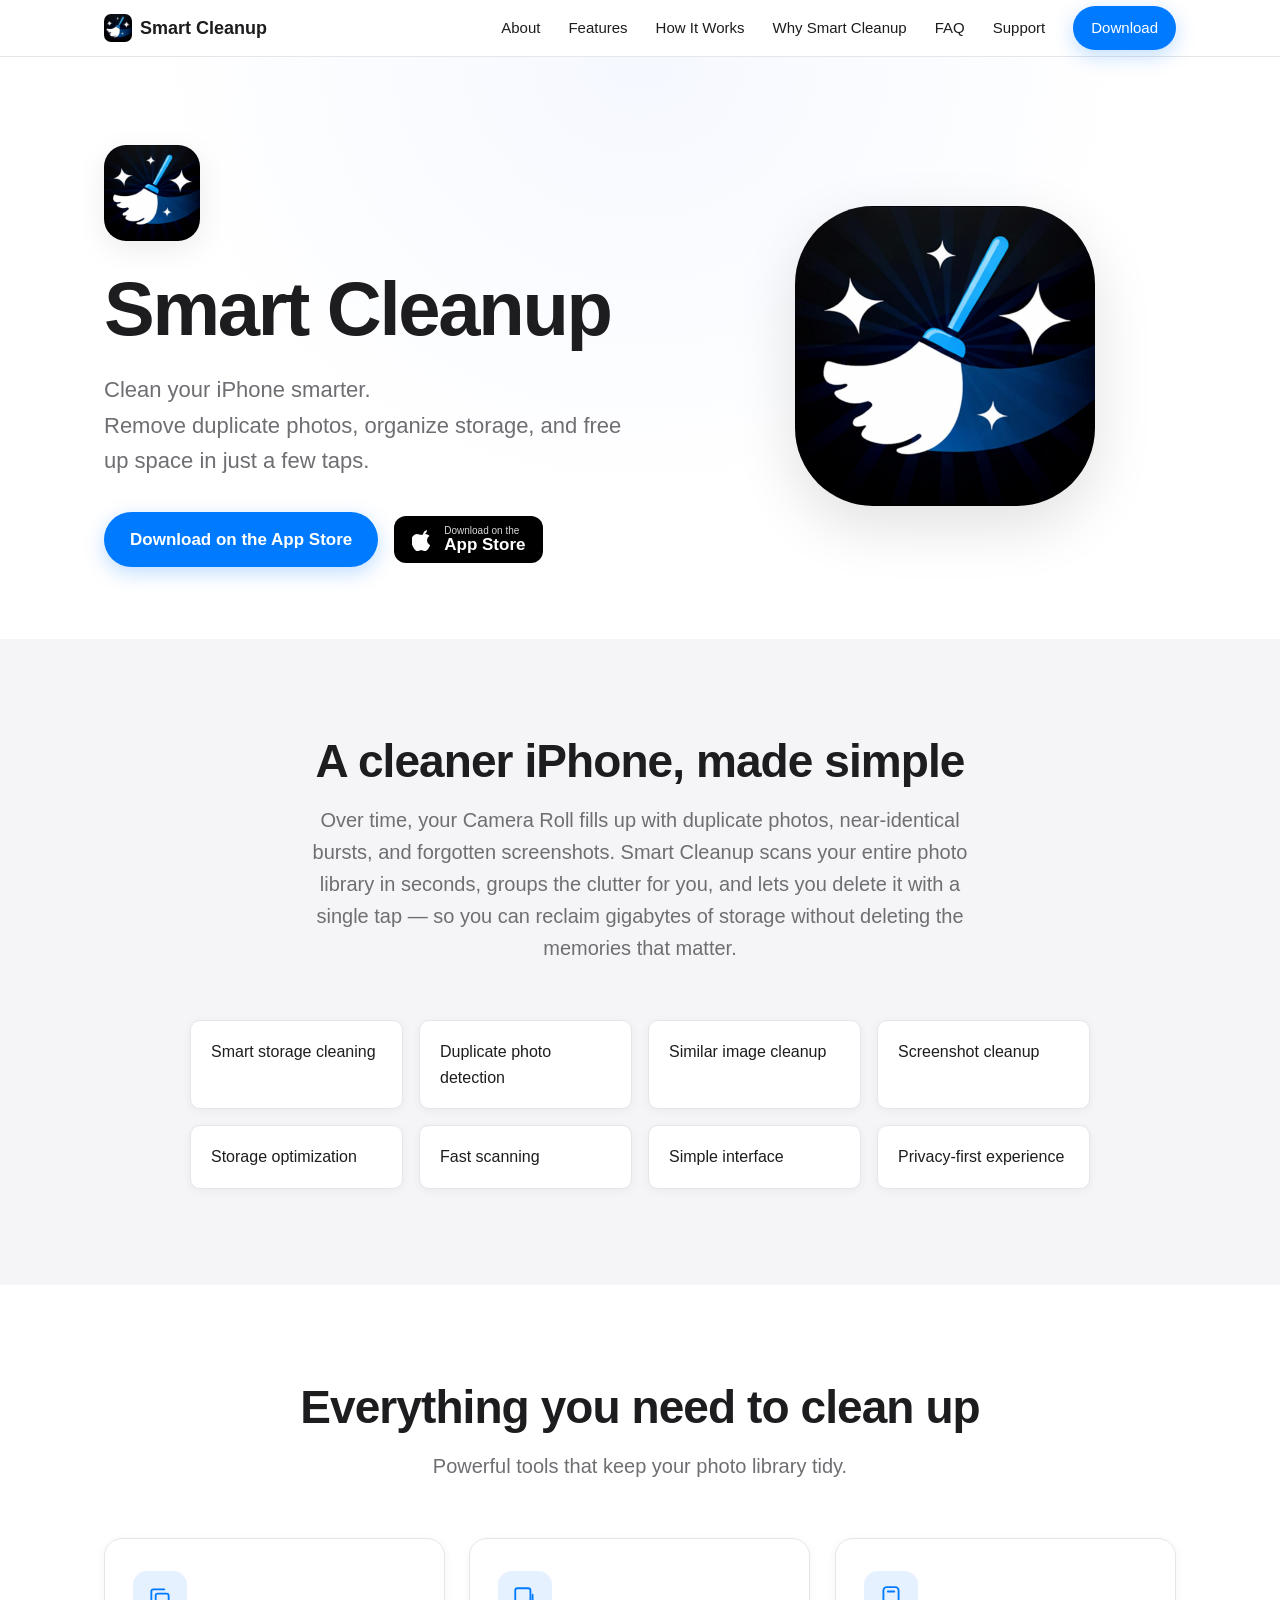
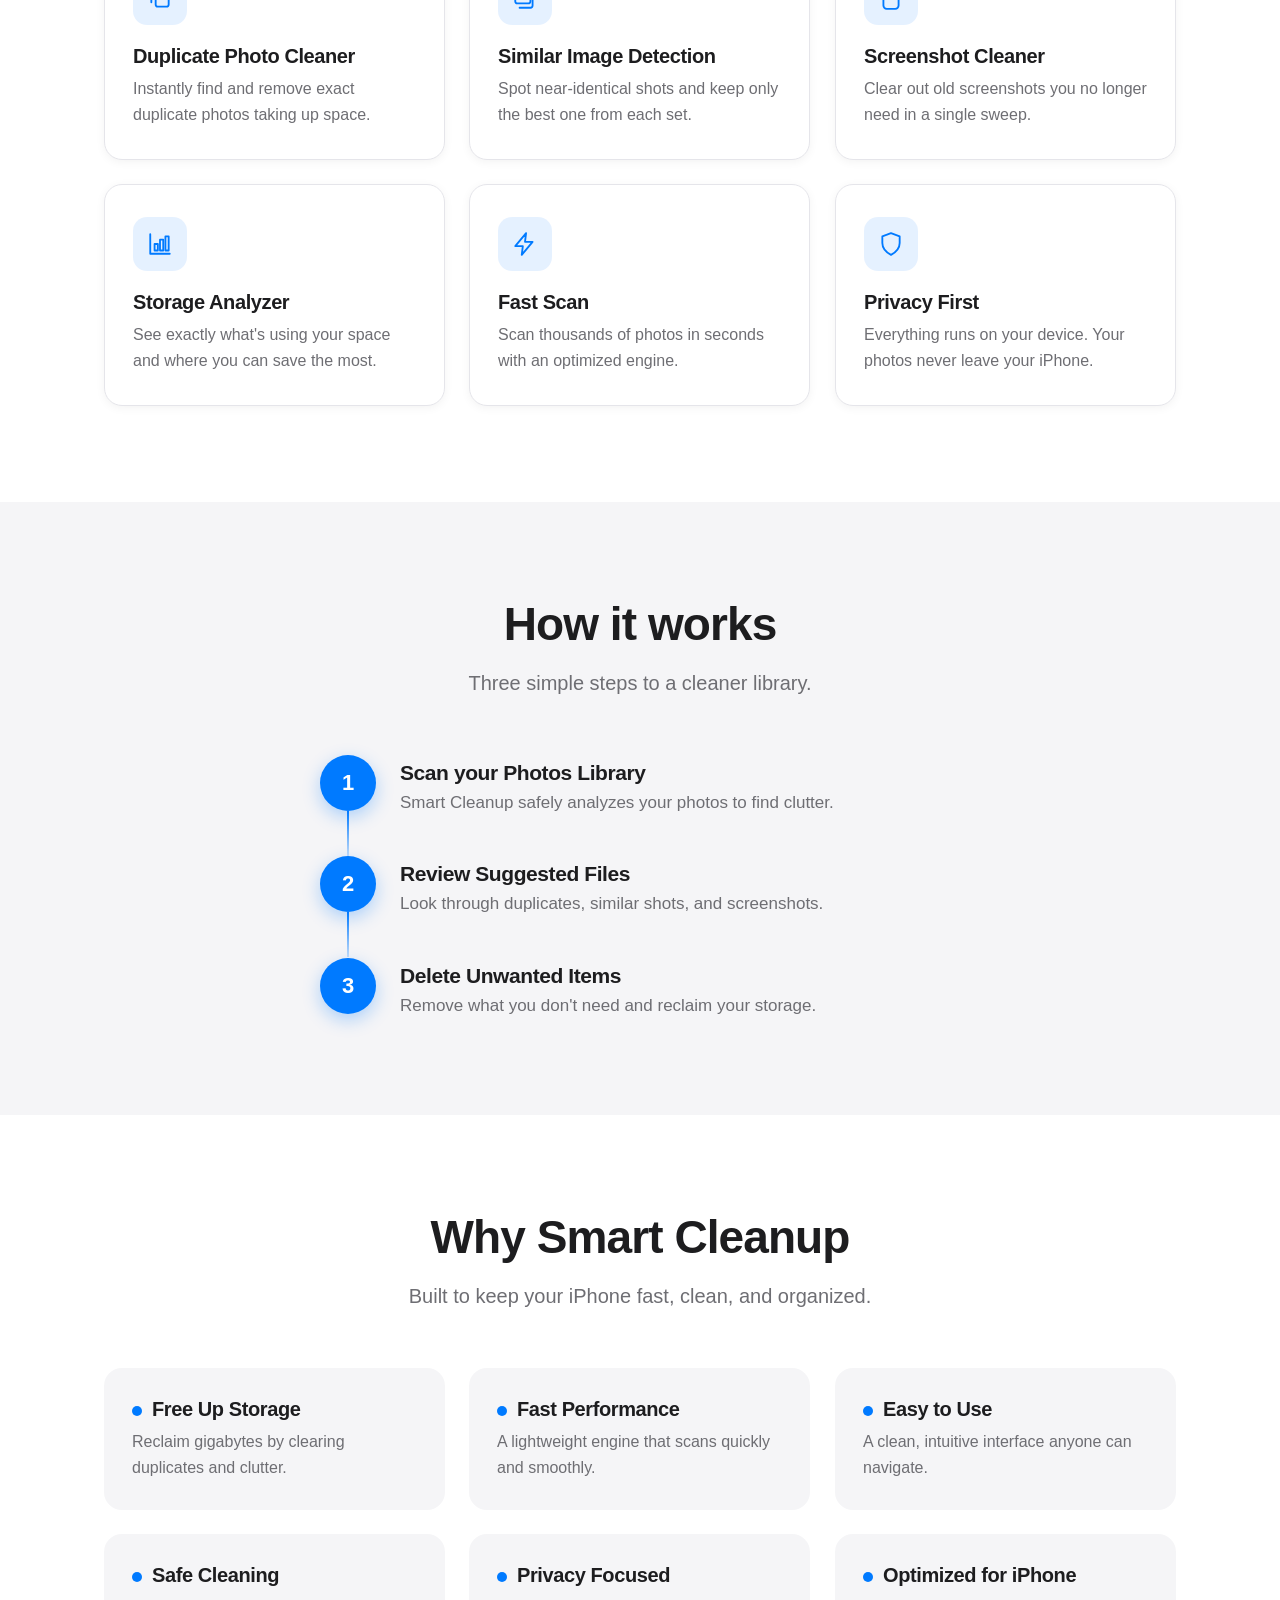
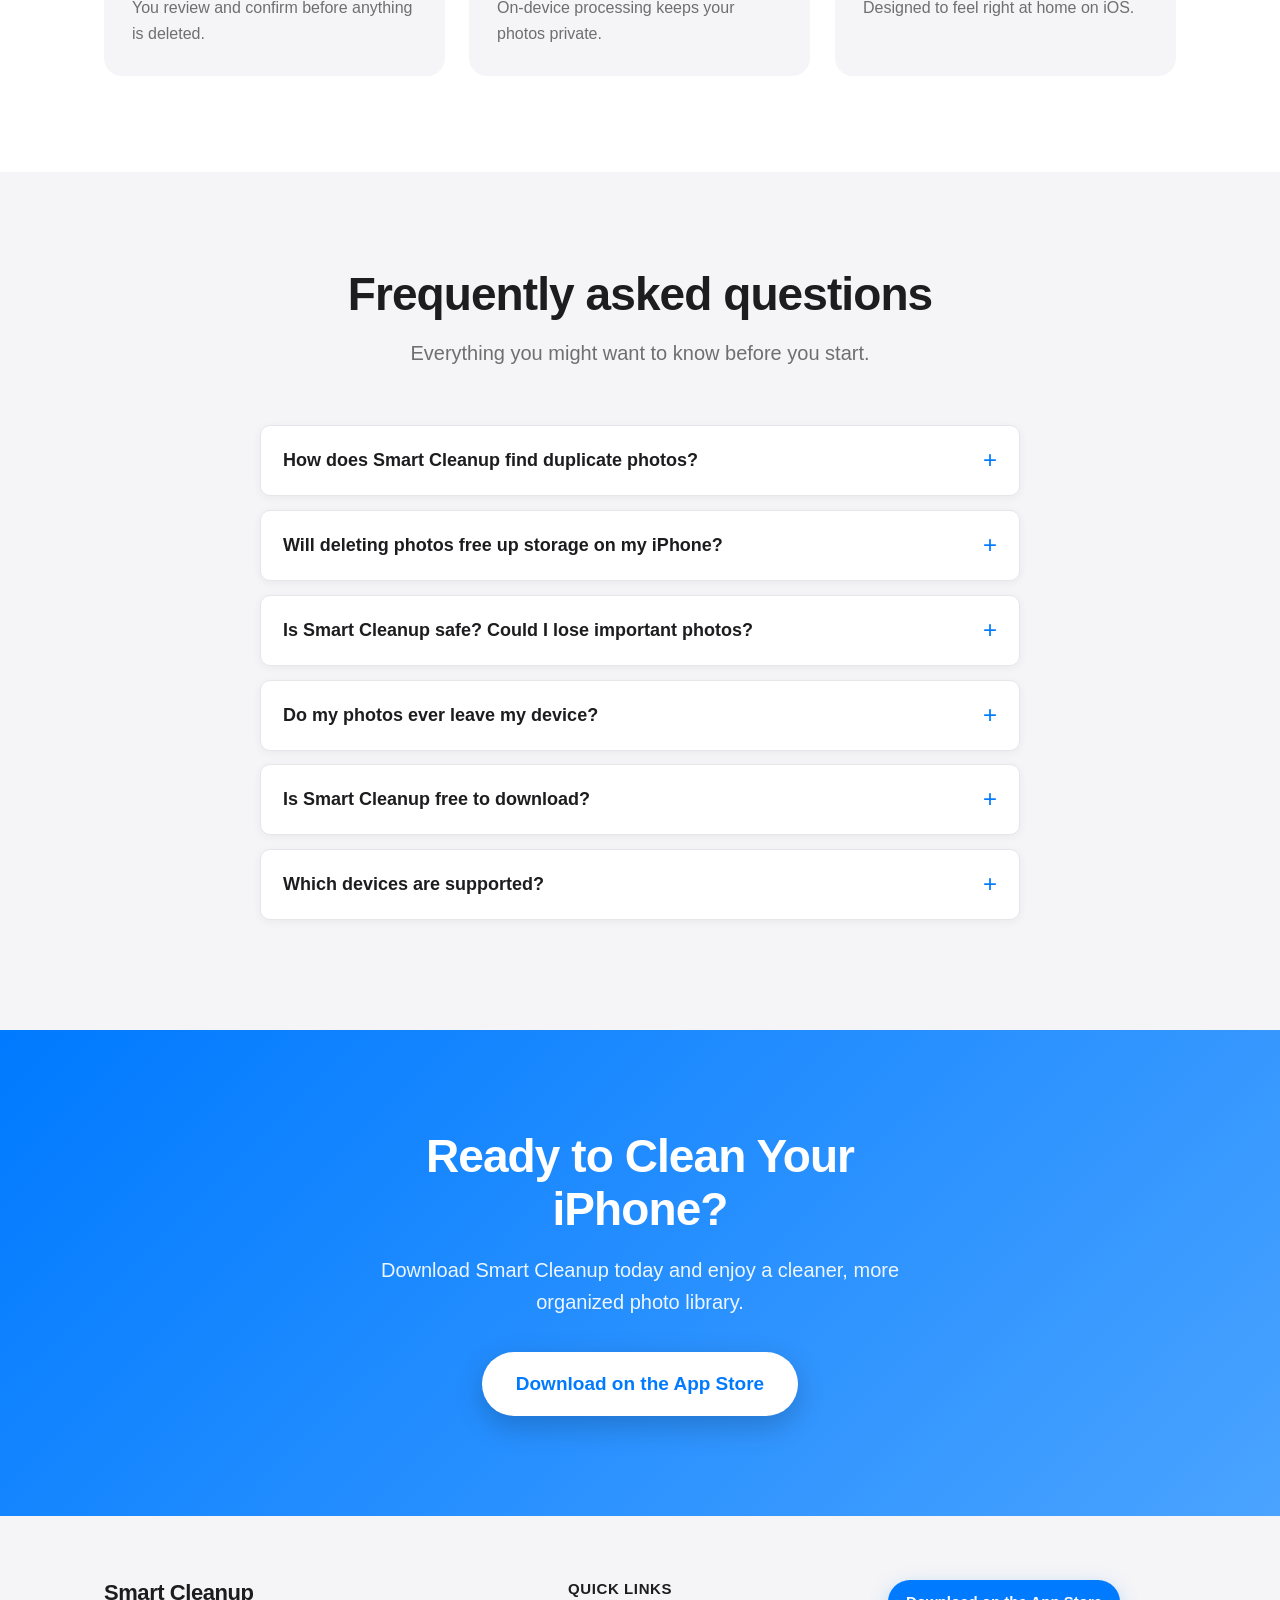
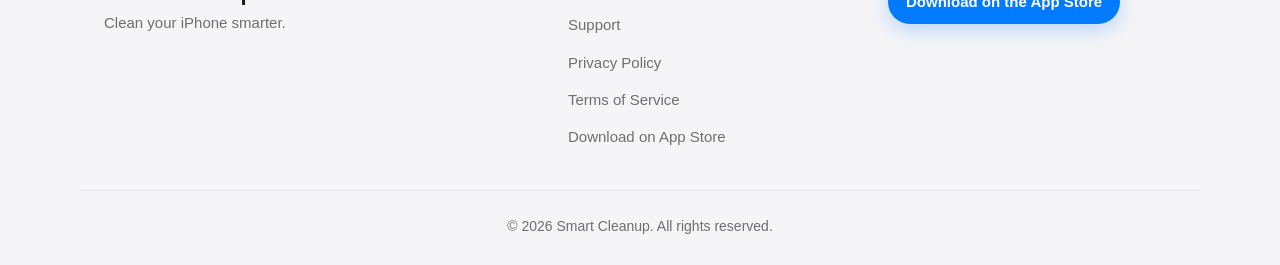
<file: index.html>
<!--
  Smart Cleanup — Landing Page
  Apple Human Interface inspired product page.
  Built with HTML5, CSS3, and Vanilla JavaScript only. No frameworks.
-->
<!DOCTYPE html>
<html lang="en">
<head>
  <!-- ============================================================
       META / SEO
  ============================================================ -->
  <meta charset="UTF-8" />
  <meta name="viewport" content="width=device-width, initial-scale=1.0" />

  <title>Smart Cleanup: Duplicate Photo Cleaner &amp; iPhone Storage Saver</title>
  <meta name="description" content="Smart Cleanup is a fast, privacy-first iPhone cleaner. Find and delete duplicate photos, similar images, and old screenshots to free up storage — all on-device. Download free on the App Store." />
  <meta name="keywords" content="iPhone cleaner, duplicate photo cleaner, delete duplicate photos iPhone, similar photo remover, screenshot cleaner, free up iPhone storage, photo storage saver, clean up iPhone, iOS storage optimizer, Smart Cleanup app" />
  <meta name="author" content="Smart Cleanup" />
  <meta name="theme-color" content="#FFFFFF" />
  <meta name="robots" content="index, follow, max-image-preview:large" />

  <!-- Canonical URL -->
  <link rel="canonical" href="https://asb2004.github.io/smart-cleanup-legal/" />

  <!-- Note: Google Search Console is verified via the file
       google81ea07902f87482c.html in the site root. -->

  <!-- Open Graph -->
  <meta property="og:type" content="website" />
  <meta property="og:title" content="Smart Cleanup: Duplicate Photo Cleaner &amp; iPhone Storage Saver" />
  <meta property="og:description" content="Find and delete duplicate photos, similar images, and old screenshots to free up iPhone storage — fast and privacy-first." />
  <meta property="og:image" content="https://asb2004.github.io/smart-cleanup-legal/assets/icons/app-icon.jpg" />
  <meta property="og:url" content="https://asb2004.github.io/smart-cleanup-legal/" />
  <meta property="og:site_name" content="Smart Cleanup" />

  <!-- Twitter Card -->
  <meta name="twitter:card" content="summary_large_image" />
  <meta name="twitter:title" content="Smart Cleanup: Duplicate Photo Cleaner &amp; iPhone Storage Saver" />
  <meta name="twitter:description" content="Find and delete duplicate photos, similar images, and old screenshots to free up iPhone storage — fast and privacy-first." />
  <meta name="twitter:image" content="https://asb2004.github.io/smart-cleanup-legal/assets/icons/app-icon.jpg" />

  <!-- Favicon -->
  <link rel="icon" type="image/jpeg" href="assets/icons/favicon.jpg" />
  <link rel="apple-touch-icon" href="assets/icons/favicon.jpg" />

  <!-- Stylesheet -->
  <link rel="stylesheet" href="css/style.css" />

  <!-- ============================================================
       STRUCTURED DATA (JSON-LD) — helps Google understand the app
  ============================================================ -->
  <script type="application/ld+json">
  {
    "@context": "https://schema.org",
    "@type": "SoftwareApplication",
    "name": "Smart Cleanup – Storage Saver",
    "operatingSystem": "iOS",
    "applicationCategory": "UtilitiesApplication",
    "description": "Smart Cleanup helps iPhone users find and delete duplicate photos, similar images, and old screenshots to free up storage. All analysis runs on-device for privacy.",
    "url": "https://asb2004.github.io/smart-cleanup-legal/",
    "downloadUrl": "https://apps.apple.com/app/id6758055419",
    "image": "https://asb2004.github.io/smart-cleanup-legal/assets/icons/app-icon.jpg",
    "offers": {
      "@type": "Offer",
      "price": "0",
      "priceCurrency": "USD"
    },
    "publisher": {
      "@type": "Organization",
      "name": "Smart Cleanup"
    }
  }
  </script>
</head>

<body>
  <!-- ============================================================
       HEADER / NAVIGATION
  ============================================================ -->
  <header class="site-header" id="top">
    <nav class="nav container" aria-label="Primary navigation">
      <a href="#top" class="nav__brand" aria-label="Smart Cleanup home">
        <img src="assets/icons/app-icon.jpg" alt="Smart Cleanup app icon" class="nav__logo" width="28" height="28" />
        <span>Smart Cleanup</span>
      </a>

      <button class="nav__toggle" id="navToggle" aria-label="Toggle menu" aria-expanded="false" aria-controls="navMenu">
        <span></span><span></span><span></span>
      </button>

      <ul class="nav__menu" id="navMenu">
        <li><a href="#about">About</a></li>
        <li><a href="#features">Features</a></li>
        <li><a href="#how">How It Works</a></li>
        <li><a href="#why">Why Smart Cleanup</a></li>
        <li><a href="#faq">FAQ</a></li>
        <li><a href="support.html">Support</a></li>
        <li>
          <a class="btn btn--primary btn--sm" href="https://apps.apple.com/app/id6758055419" target="_blank" rel="noopener">Download</a>
        </li>
      </ul>
    </nav>
  </header>

  <main>
    <!-- ============================================================
         1. HERO SECTION
    ============================================================ -->
    <section class="hero" aria-labelledby="hero-title">
      <div class="container hero__inner">
        <div class="hero__content reveal">
          <!-- App icon -->
          <img src="assets/icons/app-icon.jpg" alt="Smart Cleanup app icon" class="hero__icon" width="96" height="96" />

          <h1 class="hero__title" id="hero-title">Smart Cleanup</h1>
          <p class="hero__subtitle">
            Clean your iPhone smarter.<br />
            Remove duplicate photos, organize storage, and free up space in just a few taps.
          </p>

          <div class="hero__actions">
            <!-- Primary download button -->
            <a class="btn btn--primary" href="https://apps.apple.com/app/id6758055419" target="_blank" rel="noopener">
              Download on the App Store
            </a>

            <!-- Small App Store badge placeholder -->
            <a class="appstore-badge" href="https://apps.apple.com/app/id6758055419" target="_blank" rel="noopener" aria-label="Download on the App Store">
              <span class="appstore-badge__icon" aria-hidden="true"></span>
              <span class="appstore-badge__text">
                <small>Download on the</small>
                <strong>App Store</strong>
              </span>
            </a>
          </div>
        </div>

        <!-- Hero visual: app logo showcase -->
        <div class="hero__visual reveal" aria-hidden="true">
          <div class="logo-showcase">
            <img src="assets/icons/app-icon.jpg" alt="" class="logo-showcase__icon" width="300" height="300" />
          </div>
        </div>
      </div>
    </section>

    <!-- ============================================================
         2. ABOUT
    ============================================================ -->
    <section class="section section--muted" id="about" aria-labelledby="about-title">
      <div class="container">
        <header class="section__head reveal">
          <h2 class="section__title" id="about-title">A cleaner iPhone, made simple</h2>
          <p class="section__subtitle">
            Over time, your Camera Roll fills up with duplicate photos, near-identical bursts, and
            forgotten screenshots. Smart Cleanup scans your entire photo library in seconds,
            groups the clutter for you, and lets you delete it with a single tap — so you can
            reclaim gigabytes of storage without deleting the memories that matter.
          </p>
        </header>

        <ul class="about__list reveal">
          <li>Smart storage cleaning</li>
          <li>Duplicate photo detection</li>
          <li>Similar image cleanup</li>
          <li>Screenshot cleanup</li>
          <li>Storage optimization</li>
          <li>Fast scanning</li>
          <li>Simple interface</li>
          <li>Privacy-first experience</li>
        </ul>
      </div>
    </section>

    <!-- ============================================================
         3. FEATURES
    ============================================================ -->
    <section class="section" id="features" aria-labelledby="features-title">
      <div class="container">
        <header class="section__head reveal">
          <h2 class="section__title" id="features-title">Everything you need to clean up</h2>
          <p class="section__subtitle">Powerful tools that keep your photo library tidy.</p>
        </header>

        <div class="grid grid--3">
          <!-- Feature card -->
          <article class="card reveal">
            <div class="card__icon" aria-hidden="true">
              <svg viewBox="0 0 24 24" width="26" height="26" fill="none" stroke="currentColor" stroke-width="1.7" stroke-linecap="round" stroke-linejoin="round"><rect x="8" y="8" width="12" height="12" rx="2"/><path d="M4 16V6a2 2 0 0 1 2-2h10"/></svg>
            </div>
            <h3 class="card__title">Duplicate Photo Cleaner</h3>
            <p class="card__text">Instantly find and remove exact duplicate photos taking up space.</p>
          </article>

          <article class="card reveal">
            <div class="card__icon" aria-hidden="true">
              <svg viewBox="0 0 24 24" width="26" height="26" fill="none" stroke="currentColor" stroke-width="1.7" stroke-linecap="round" stroke-linejoin="round"><rect x="3" y="3" width="14" height="14" rx="2"/><path d="M7 21h10a2 2 0 0 0 2-2V9"/></svg>
            </div>
            <h3 class="card__title">Similar Image Detection</h3>
            <p class="card__text">Spot near-identical shots and keep only the best one from each set.</p>
          </article>

          <article class="card reveal">
            <div class="card__icon" aria-hidden="true">
              <svg viewBox="0 0 24 24" width="26" height="26" fill="none" stroke="currentColor" stroke-width="1.7" stroke-linecap="round" stroke-linejoin="round"><rect x="5" y="2" width="14" height="20" rx="3"/><path d="M9 6h6"/></svg>
            </div>
            <h3 class="card__title">Screenshot Cleaner</h3>
            <p class="card__text">Clear out old screenshots you no longer need in a single sweep.</p>
          </article>

          <article class="card reveal">
            <div class="card__icon" aria-hidden="true">
              <svg viewBox="0 0 24 24" width="26" height="26" fill="none" stroke="currentColor" stroke-width="1.7" stroke-linecap="round" stroke-linejoin="round"><path d="M3 3v18h18"/><rect x="7" y="12" width="3" height="6"/><rect x="12" y="8" width="3" height="10"/><rect x="17" y="5" width="3" height="13"/></svg>
            </div>
            <h3 class="card__title">Storage Analyzer</h3>
            <p class="card__text">See exactly what's using your space and where you can save the most.</p>
          </article>

          <article class="card reveal">
            <div class="card__icon" aria-hidden="true">
              <svg viewBox="0 0 24 24" width="26" height="26" fill="none" stroke="currentColor" stroke-width="1.7" stroke-linecap="round" stroke-linejoin="round"><path d="M13 2 3 14h7l-1 8 10-12h-7z"/></svg>
            </div>
            <h3 class="card__title">Fast Scan</h3>
            <p class="card__text">Scan thousands of photos in seconds with an optimized engine.</p>
          </article>

          <article class="card reveal">
            <div class="card__icon" aria-hidden="true">
              <svg viewBox="0 0 24 24" width="26" height="26" fill="none" stroke="currentColor" stroke-width="1.7" stroke-linecap="round" stroke-linejoin="round"><path d="M12 2 4 5v6c0 5 3.4 8.5 8 11 4.6-2.5 8-6 8-11V5z"/></svg>
            </div>
            <h3 class="card__title">Privacy First</h3>
            <p class="card__text">Everything runs on your device. Your photos never leave your iPhone.</p>
          </article>
        </div>
      </div>
    </section>

    <!-- ============================================================
         4. HOW IT WORKS
    ============================================================ -->
    <section class="section section--muted" id="how" aria-labelledby="how-title">
      <div class="container">
        <header class="section__head reveal">
          <h2 class="section__title" id="how-title">How it works</h2>
          <p class="section__subtitle">Three simple steps to a cleaner library.</p>
        </header>

        <ol class="timeline">
          <li class="timeline__step reveal">
            <div class="timeline__num">1</div>
            <div class="timeline__body">
              <h3 class="timeline__title">Scan your Photos Library</h3>
              <p class="timeline__text">Smart Cleanup safely analyzes your photos to find clutter.</p>
            </div>
          </li>
          <li class="timeline__step reveal">
            <div class="timeline__num">2</div>
            <div class="timeline__body">
              <h3 class="timeline__title">Review Suggested Files</h3>
              <p class="timeline__text">Look through duplicates, similar shots, and screenshots.</p>
            </div>
          </li>
          <li class="timeline__step reveal">
            <div class="timeline__num">3</div>
            <div class="timeline__body">
              <h3 class="timeline__title">Delete Unwanted Items</h3>
              <p class="timeline__text">Remove what you don't need and reclaim your storage.</p>
            </div>
          </li>
        </ol>
      </div>
    </section>

    <!-- ============================================================
         5. WHY SMART CLEANUP
    ============================================================ -->
    <section class="section" id="why" aria-labelledby="why-title">
      <div class="container">
        <header class="section__head reveal">
          <h2 class="section__title" id="why-title">Why Smart Cleanup</h2>
          <p class="section__subtitle">Built to keep your iPhone fast, clean, and organized.</p>
        </header>

        <div class="grid grid--3">
          <article class="benefit reveal">
            <h3 class="benefit__title">Free Up Storage</h3>
            <p class="benefit__text">Reclaim gigabytes by clearing duplicates and clutter.</p>
          </article>
          <article class="benefit reveal">
            <h3 class="benefit__title">Fast Performance</h3>
            <p class="benefit__text">A lightweight engine that scans quickly and smoothly.</p>
          </article>
          <article class="benefit reveal">
            <h3 class="benefit__title">Easy to Use</h3>
            <p class="benefit__text">A clean, intuitive interface anyone can navigate.</p>
          </article>
          <article class="benefit reveal">
            <h3 class="benefit__title">Safe Cleaning</h3>
            <p class="benefit__text">You review and confirm before anything is deleted.</p>
          </article>
          <article class="benefit reveal">
            <h3 class="benefit__title">Privacy Focused</h3>
            <p class="benefit__text">On-device processing keeps your photos private.</p>
          </article>
          <article class="benefit reveal">
            <h3 class="benefit__title">Optimized for iPhone</h3>
            <p class="benefit__text">Designed to feel right at home on iOS.</p>
          </article>
        </div>
      </div>
    </section>

    <!-- ============================================================
         7. FAQ  (with FAQPage structured data for rich results)
    ============================================================ -->
    <section class="section section--muted" id="faq" aria-labelledby="faq-title">
      <div class="container">
        <header class="section__head reveal">
          <h2 class="section__title" id="faq-title">Frequently asked questions</h2>
          <p class="section__subtitle">Everything you might want to know before you start.</p>
        </header>

        <div class="faq">
          <details class="faq__item reveal">
            <summary class="faq__q">How does Smart Cleanup find duplicate photos?</summary>
            <p class="faq__a">
              Smart Cleanup analyzes your photo library on your device and compares images to
              detect exact duplicates and visually similar shots. It then groups them together so
              you can quickly pick the best photo to keep and remove the rest.
            </p>
          </details>

          <details class="faq__item reveal">
            <summary class="faq__q">Will deleting photos free up storage on my iPhone?</summary>
            <p class="faq__a">
              Yes. Removing duplicate photos, similar images, and old screenshots frees up real
              storage space. Deleted items move to your "Recently Deleted" album, so you can empty
              that album to reclaim the space immediately.
            </p>
          </details>

          <details class="faq__item reveal">
            <summary class="faq__q">Is Smart Cleanup safe? Could I lose important photos?</summary>
            <p class="faq__a">
              Smart Cleanup never deletes anything automatically. You always review the suggested
              items and confirm before anything is removed, so your important memories stay safe.
            </p>
          </details>

          <details class="faq__item reveal">
            <summary class="faq__q">Do my photos ever leave my device?</summary>
            <p class="faq__a">
              No. All scanning and analysis happen entirely on your iPhone. Your photos and videos
              are never uploaded to any server, keeping your data completely private.
            </p>
          </details>

          <details class="faq__item reveal">
            <summary class="faq__q">Is Smart Cleanup free to download?</summary>
            <p class="faq__a">
              Yes, Smart Cleanup is free to download on the App Store. Some advanced features may
              be available through an optional subscription managed by Apple.
            </p>
          </details>

          <details class="faq__item reveal">
            <summary class="faq__q">Which devices are supported?</summary>
            <p class="faq__a">
              Smart Cleanup is designed and optimized for iPhone and works with your standard iOS
              Photos library. Simply download it from the App Store to get started.
            </p>
          </details>
        </div>
      </div>
    </section>

    <!-- FAQ structured data -->
    <script type="application/ld+json">
    {
      "@context": "https://schema.org",
      "@type": "FAQPage",
      "mainEntity": [
        {
          "@type": "Question",
          "name": "How does Smart Cleanup find duplicate photos?",
          "acceptedAnswer": {
            "@type": "Answer",
            "text": "Smart Cleanup analyzes your photo library on your device and compares images to detect exact duplicates and visually similar shots, then groups them so you can quickly keep the best photo and remove the rest."
          }
        },
        {
          "@type": "Question",
          "name": "Will deleting photos free up storage on my iPhone?",
          "acceptedAnswer": {
            "@type": "Answer",
            "text": "Yes. Removing duplicate photos, similar images, and old screenshots frees up real storage. Deleted items move to Recently Deleted, so emptying that album reclaims the space immediately."
          }
        },
        {
          "@type": "Question",
          "name": "Is Smart Cleanup safe? Could I lose important photos?",
          "acceptedAnswer": {
            "@type": "Answer",
            "text": "Smart Cleanup never deletes anything automatically. You always review the suggested items and confirm before anything is removed, so your important memories stay safe."
          }
        },
        {
          "@type": "Question",
          "name": "Do my photos ever leave my device?",
          "acceptedAnswer": {
            "@type": "Answer",
            "text": "No. All scanning and analysis happen entirely on your iPhone. Your photos and videos are never uploaded to any server, keeping your data completely private."
          }
        },
        {
          "@type": "Question",
          "name": "Is Smart Cleanup free to download?",
          "acceptedAnswer": {
            "@type": "Answer",
            "text": "Yes, Smart Cleanup is free to download on the App Store. Some advanced features may be available through an optional subscription managed by Apple."
          }
        },
        {
          "@type": "Question",
          "name": "Which devices are supported?",
          "acceptedAnswer": {
            "@type": "Answer",
            "text": "Smart Cleanup is designed and optimized for iPhone and works with your standard iOS Photos library. Download it from the App Store to get started."
          }
        }
      ]
    }
    </script>

    <!-- ============================================================
         8. CALL TO ACTION
    ============================================================ -->
    <section class="cta" aria-labelledby="cta-title">
      <div class="container cta__inner reveal">
        <h2 class="cta__title" id="cta-title">Ready to Clean Your iPhone?</h2>
        <p class="cta__text">
          Download Smart Cleanup today and enjoy a cleaner, more organized photo library.
        </p>
        <a class="btn btn--primary btn--lg" href="https://apps.apple.com/app/id6758055419" target="_blank" rel="noopener">
          Download on the App Store
        </a>
      </div>
    </section>
  </main>

  <!-- ============================================================
       9. FOOTER
  ============================================================ -->
  <footer class="footer" aria-labelledby="footer-title">
    <div class="container footer__grid">
      <div class="footer__brand">
        <h2 class="footer__title" id="footer-title">Smart Cleanup</h2>
        <p class="footer__tagline">Clean your iPhone smarter.</p>
      </div>

      <nav class="footer__nav" aria-label="Footer navigation">
        <h3 class="footer__heading">Quick Links</h3>
        <ul>
          <li><a href="support.html">Support</a></li>
          <li><a href="privacy-policy.html">Privacy Policy</a></li>
          <li><a href="terms-of-service.html">Terms of Service</a></li>
          <li><a href="https://apps.apple.com/app/id6758055419" target="_blank" rel="noopener">Download on App Store</a></li>
        </ul>
      </nav>

      <div class="footer__cta">
        <a class="btn btn--primary btn--sm" href="https://apps.apple.com/app/id6758055419" target="_blank" rel="noopener">
          Download on the App Store
        </a>
      </div>
    </div>

    <div class="footer__bottom">
      <p>&copy; <span id="year">2026</span> Smart Cleanup. All rights reserved.</p>
    </div>
  </footer>

  <!-- Scripts -->
  <script src="js/script.js"></script>
</body>
</html>
</file>
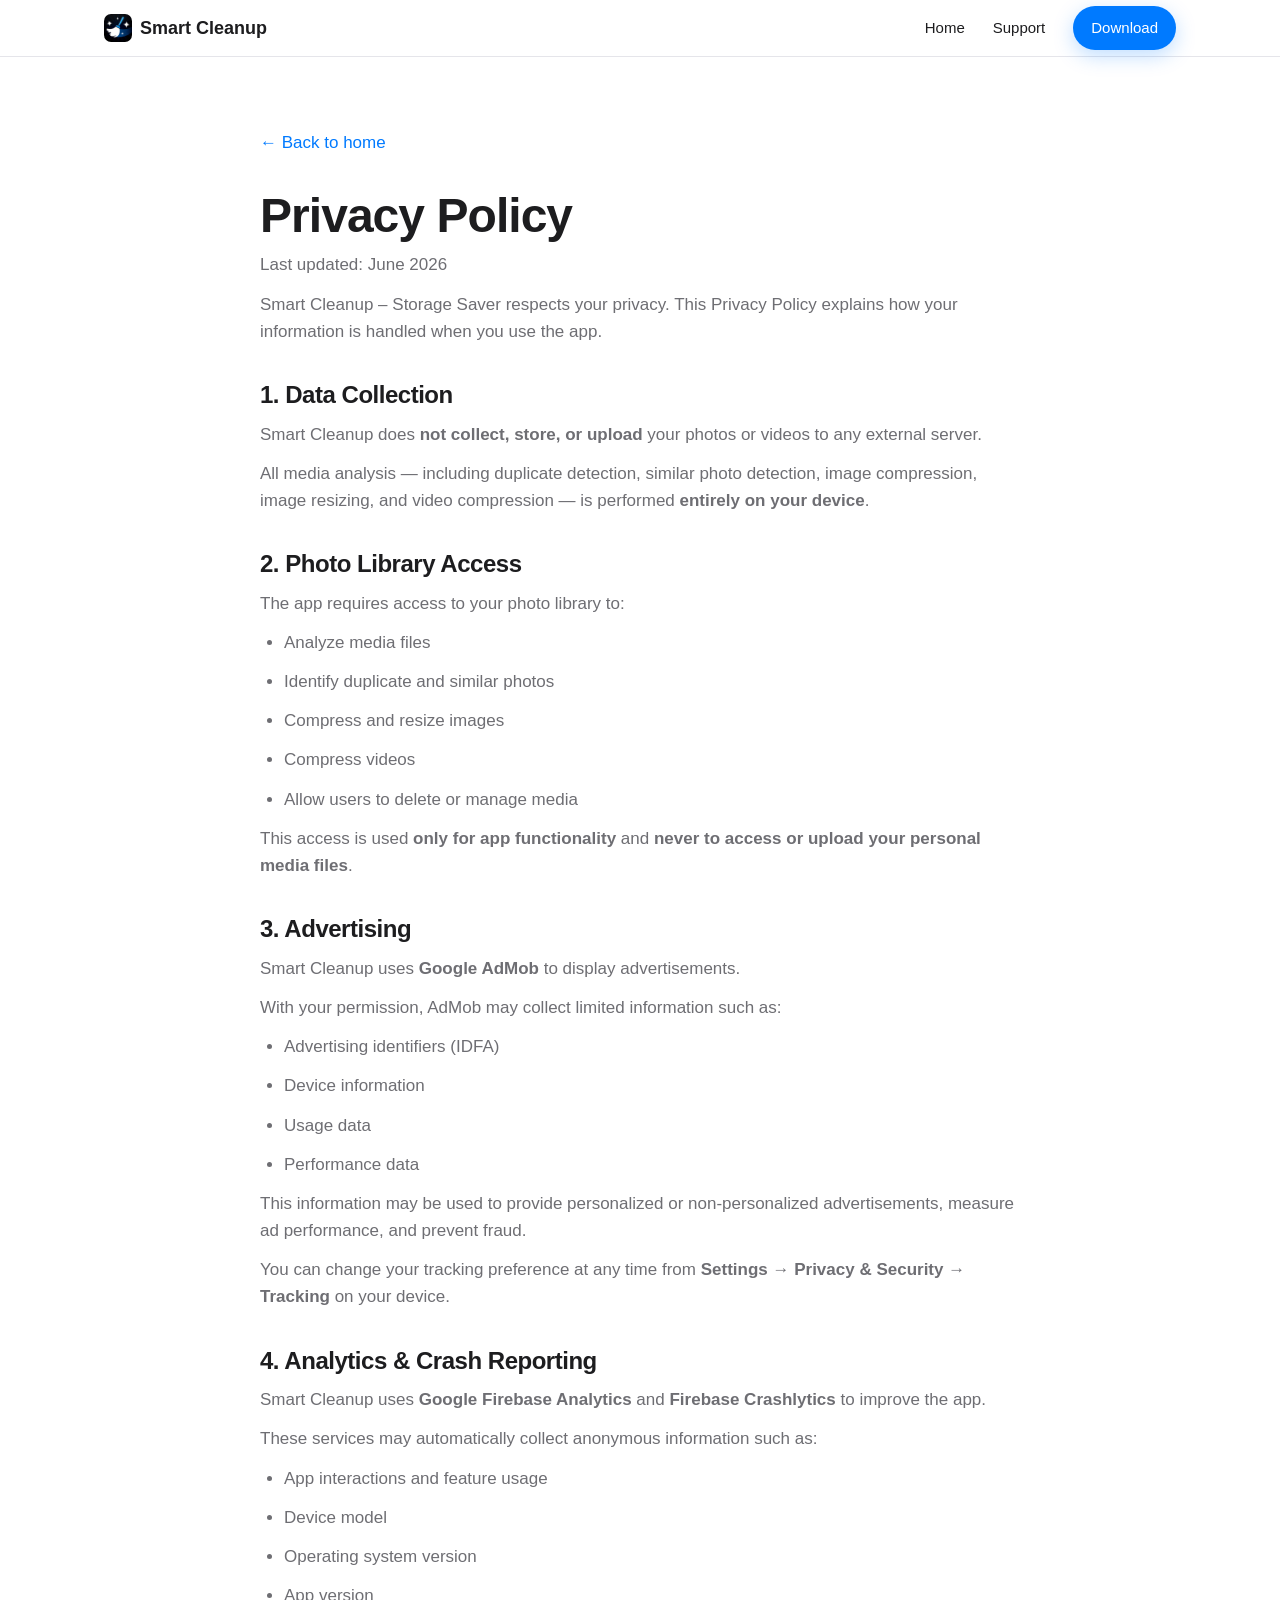
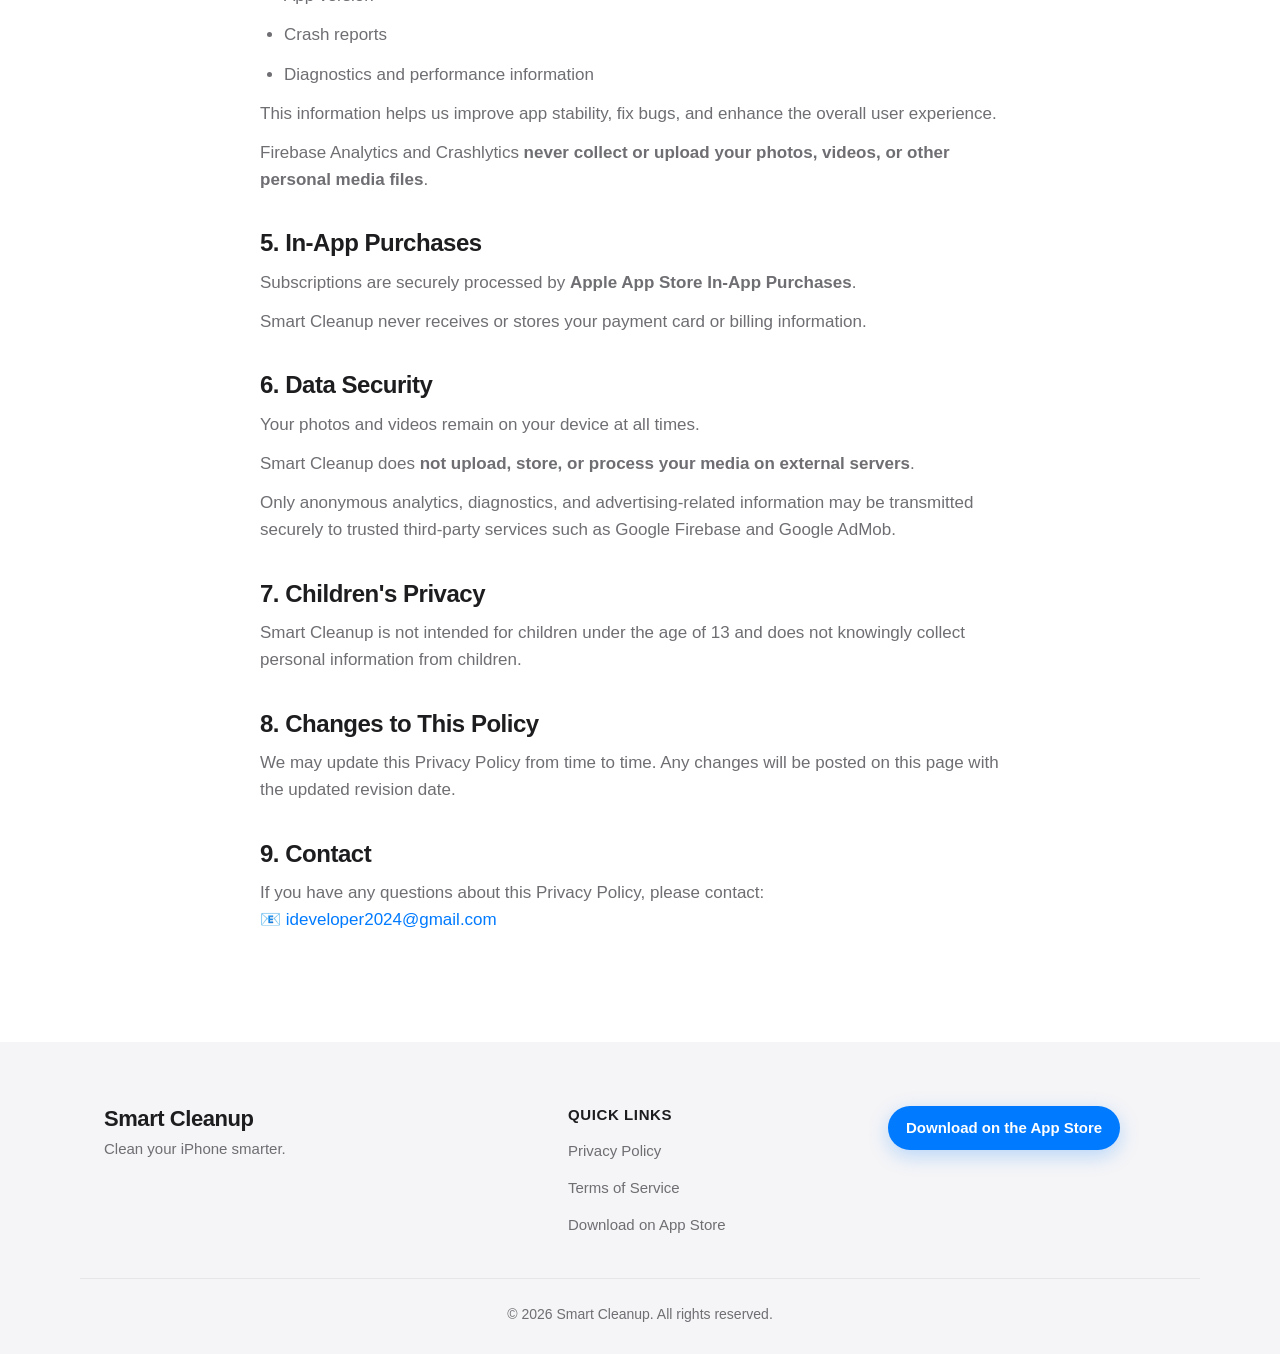
<file: privacy-policy.html>
<!-- Smart Cleanup — Privacy Policy (mirrors privacy-policy.md) -->
<!DOCTYPE html>
<html lang="en">
<head>
  <meta charset="UTF-8" />
  <meta name="viewport" content="width=device-width, initial-scale=1.0" />
  <title>Privacy Policy — Smart Cleanup</title>
  <meta name="description" content="Privacy Policy for Smart Cleanup – Storage Saver. Learn how the app handles photo access, advertising, analytics, and your data." />
  <meta name="robots" content="index, follow" />
  <link rel="canonical" href="https://asb2004.github.io/smart-cleanup-legal/privacy-policy.html" />
  <meta property="og:type" content="article" />
  <meta property="og:title" content="Privacy Policy — Smart Cleanup" />
  <meta property="og:description" content="How Smart Cleanup handles photo access, advertising, analytics, and your data. Privacy-first and on-device." />
  <meta property="og:url" content="https://asb2004.github.io/smart-cleanup-legal/privacy-policy.html" />
  <meta property="og:image" content="https://asb2004.github.io/smart-cleanup-legal/assets/icons/app-icon.jpg" />
  <link rel="icon" type="image/jpeg" href="assets/icons/favicon.jpg" />
  <link rel="apple-touch-icon" href="assets/icons/favicon.jpg" />
  <link rel="stylesheet" href="css/style.css" />
</head>

<body>
  <!-- HEADER -->
  <header class="site-header">
    <nav class="nav container" aria-label="Primary navigation">
      <a href="index.html" class="nav__brand" aria-label="Smart Cleanup home">
        <img src="assets/icons/app-icon.jpg" alt="Smart Cleanup app icon" class="nav__logo" width="28" height="28" />
        <span>Smart Cleanup</span>
      </a>
      <ul class="nav__menu">
        <li><a href="index.html">Home</a></li>
        <li><a href="support.html">Support</a></li>
        <li><a class="btn btn--primary btn--sm" href="https://apps.apple.com/app/id6758055419" target="_blank" rel="noopener">Download</a></li>
      </ul>
    </nav>
  </header>

  <main class="legal">
    <div class="container">
      <article class="legal__inner">
        <a href="index.html" class="back-link">&larr; Back to home</a>

        <h1 class="legal__title">Privacy Policy</h1>
        <p class="legal__updated">Last updated: June 2026</p>

        <p>
          Smart Cleanup – Storage Saver respects your privacy. This Privacy Policy explains how
          your information is handled when you use the app.
        </p>

        <!-- 1. Data Collection -->
        <h2>1. Data Collection</h2>
        <p>
          Smart Cleanup does <strong>not collect, store, or upload</strong> your photos or videos
          to any external server.
        </p>
        <p>
          All media analysis — including duplicate detection, similar photo detection, image
          compression, image resizing, and video compression — is performed
          <strong>entirely on your device</strong>.
        </p>

        <!-- 2. Photo Library Access -->
        <h2>2. Photo Library Access</h2>
        <p>The app requires access to your photo library to:</p>
        <ul>
          <li>Analyze media files</li>
          <li>Identify duplicate and similar photos</li>
          <li>Compress and resize images</li>
          <li>Compress videos</li>
          <li>Allow users to delete or manage media</li>
        </ul>
        <p>
          This access is used <strong>only for app functionality</strong> and
          <strong>never to access or upload your personal media files</strong>.
        </p>

        <!-- 3. Advertising -->
        <h2>3. Advertising</h2>
        <p>Smart Cleanup uses <strong>Google AdMob</strong> to display advertisements.</p>
        <p>With your permission, AdMob may collect limited information such as:</p>
        <ul>
          <li>Advertising identifiers (IDFA)</li>
          <li>Device information</li>
          <li>Usage data</li>
          <li>Performance data</li>
        </ul>
        <p>
          This information may be used to provide personalized or non-personalized
          advertisements, measure ad performance, and prevent fraud.
        </p>
        <p>
          You can change your tracking preference at any time from
          <strong>Settings → Privacy &amp; Security → Tracking</strong> on your device.
        </p>

        <!-- 4. Analytics & Crash Reporting -->
        <h2>4. Analytics &amp; Crash Reporting</h2>
        <p>
          Smart Cleanup uses <strong>Google Firebase Analytics</strong> and
          <strong>Firebase Crashlytics</strong> to improve the app.
        </p>
        <p>These services may automatically collect anonymous information such as:</p>
        <ul>
          <li>App interactions and feature usage</li>
          <li>Device model</li>
          <li>Operating system version</li>
          <li>App version</li>
          <li>Crash reports</li>
          <li>Diagnostics and performance information</li>
        </ul>
        <p>
          This information helps us improve app stability, fix bugs, and enhance the overall user
          experience.
        </p>
        <p>
          Firebase Analytics and Crashlytics <strong>never collect or upload your photos, videos,
          or other personal media files</strong>.
        </p>

        <!-- 5. In-App Purchases -->
        <h2>5. In-App Purchases</h2>
        <p>
          Subscriptions are securely processed by <strong>Apple App Store In-App Purchases</strong>.
        </p>
        <p>Smart Cleanup never receives or stores your payment card or billing information.</p>

        <!-- 6. Data Security -->
        <h2>6. Data Security</h2>
        <p>Your photos and videos remain on your device at all times.</p>
        <p>
          Smart Cleanup does <strong>not upload, store, or process your media on external
          servers</strong>.
        </p>
        <p>
          Only anonymous analytics, diagnostics, and advertising-related information may be
          transmitted securely to trusted third-party services such as Google Firebase and
          Google AdMob.
        </p>

        <!-- 7. Children's Privacy -->
        <h2>7. Children's Privacy</h2>
        <p>
          Smart Cleanup is not intended for children under the age of 13 and does not knowingly
          collect personal information from children.
        </p>

        <!-- 8. Changes to This Policy -->
        <h2>8. Changes to This Policy</h2>
        <p>
          We may update this Privacy Policy from time to time. Any changes will be posted on this
          page with the updated revision date.
        </p>

        <!-- 9. Contact -->
        <h2>9. Contact</h2>
        <p>
          If you have any questions about this Privacy Policy, please contact:<br />
          📧 <a href="mailto:ideveloper2024@gmail.com">ideveloper2024@gmail.com</a>
        </p>
      </article>
    </div>
  </main>

  <!-- FOOTER -->
  <footer class="footer">
    <div class="container footer__grid">
      <div class="footer__brand">
        <h2 class="footer__title">Smart Cleanup</h2>
        <p class="footer__tagline">Clean your iPhone smarter.</p>
      </div>
      <nav class="footer__nav" aria-label="Footer navigation">
        <h3 class="footer__heading">Quick Links</h3>
        <ul>
          <li><a href="privacy-policy.html">Privacy Policy</a></li>
          <li><a href="terms-of-service.html">Terms of Service</a></li>
          <li><a href="https://apps.apple.com/app/id6758055419" target="_blank" rel="noopener">Download on App Store</a></li>
        </ul>
      </nav>
      <div class="footer__cta">
        <a class="btn btn--primary btn--sm" href="https://apps.apple.com/app/id6758055419" target="_blank" rel="noopener">Download on the App Store</a>
      </div>
    </div>
    <div class="footer__bottom">
      <p>&copy; <span id="year">2026</span> Smart Cleanup. All rights reserved.</p>
    </div>
  </footer>

  <script src="js/script.js"></script>
</body>
</html>
</file>
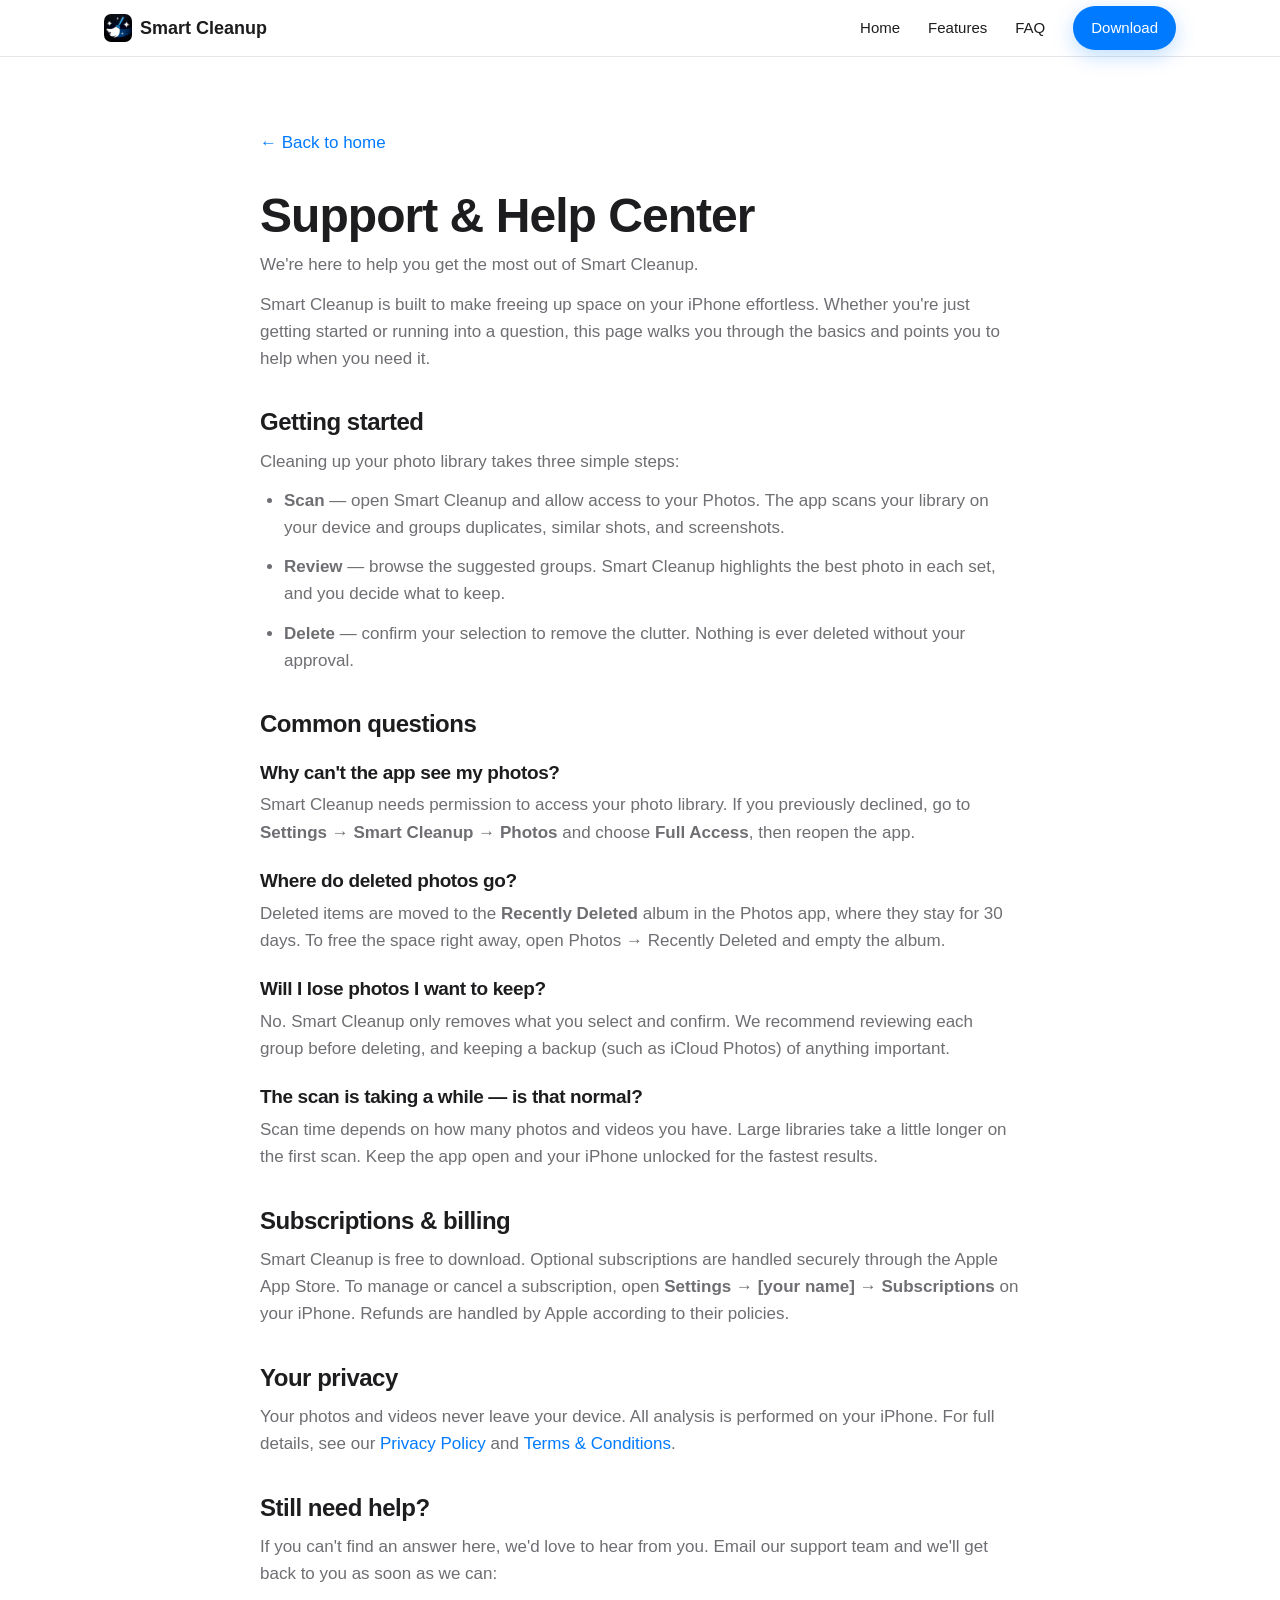
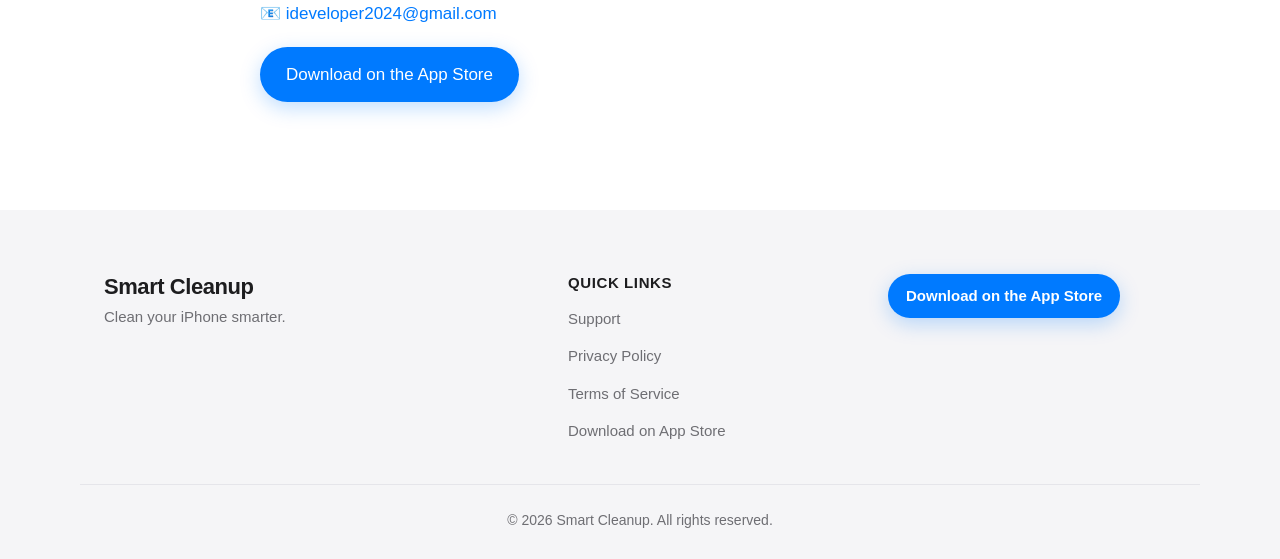
<file: support.html>
<!-- Smart Cleanup — Support & Help Center -->
<!DOCTYPE html>
<html lang="en">
<head>
  <meta charset="UTF-8" />
  <meta name="viewport" content="width=device-width, initial-scale=1.0" />

  <title>Support &amp; Help — Smart Cleanup for iPhone</title>
  <meta name="description" content="Need help with Smart Cleanup? Get started guides, answers to common questions about duplicate photo cleanup, storage, and privacy, plus how to contact our support team." />
  <meta name="keywords" content="Smart Cleanup support, iPhone cleaner help, delete duplicate photos help, free up storage iPhone, Smart Cleanup contact, photo cleaner troubleshooting" />
  <meta name="author" content="Smart Cleanup" />
  <meta name="theme-color" content="#FFFFFF" />
  <meta name="robots" content="index, follow" />

  <link rel="canonical" href="https://asb2004.github.io/smart-cleanup-legal/support.html" />

  <!-- Open Graph -->
  <meta property="og:type" content="website" />
  <meta property="og:title" content="Support & Help — Smart Cleanup for iPhone" />
  <meta property="og:description" content="Get started guides, answers to common questions, and support contact for Smart Cleanup." />
  <meta property="og:image" content="https://asb2004.github.io/smart-cleanup-legal/assets/icons/app-icon.jpg" />
  <meta property="og:url" content="https://asb2004.github.io/smart-cleanup-legal/support.html" />
  <meta property="og:site_name" content="Smart Cleanup" />

  <link rel="icon" type="image/jpeg" href="assets/icons/favicon.jpg" />
  <link rel="apple-touch-icon" href="assets/icons/favicon.jpg" />
  <link rel="stylesheet" href="css/style.css" />
</head>

<body>
  <!-- HEADER -->
  <header class="site-header">
    <nav class="nav container" aria-label="Primary navigation">
      <a href="index.html" class="nav__brand" aria-label="Smart Cleanup home">
        <img src="assets/icons/app-icon.jpg" alt="Smart Cleanup app icon" class="nav__logo" width="28" height="28" />
        <span>Smart Cleanup</span>
      </a>
      <ul class="nav__menu">
        <li><a href="index.html">Home</a></li>
        <li><a href="index.html#features">Features</a></li>
        <li><a href="index.html#faq">FAQ</a></li>
        <li><a class="btn btn--primary btn--sm" href="https://apps.apple.com/app/id6758055419" target="_blank" rel="noopener">Download</a></li>
      </ul>
    </nav>
  </header>

  <main class="legal">
    <div class="container">
      <article class="legal__inner">
        <a href="index.html" class="back-link">&larr; Back to home</a>

        <h1 class="legal__title">Support &amp; Help Center</h1>
        <p class="legal__updated">We're here to help you get the most out of Smart Cleanup.</p>

        <p>
          Smart Cleanup is built to make freeing up space on your iPhone effortless. Whether you're
          just getting started or running into a question, this page walks you through the basics
          and points you to help when you need it.
        </p>

        <!-- Getting Started -->
        <h2>Getting started</h2>
        <p>Cleaning up your photo library takes three simple steps:</p>
        <ul>
          <li><strong>Scan</strong> — open Smart Cleanup and allow access to your Photos. The app scans your library on your device and groups duplicates, similar shots, and screenshots.</li>
          <li><strong>Review</strong> — browse the suggested groups. Smart Cleanup highlights the best photo in each set, and you decide what to keep.</li>
          <li><strong>Delete</strong> — confirm your selection to remove the clutter. Nothing is ever deleted without your approval.</li>
        </ul>

        <!-- Common questions -->
        <h2>Common questions</h2>

        <h3>Why can't the app see my photos?</h3>
        <p>
          Smart Cleanup needs permission to access your photo library. If you previously declined,
          go to <strong>Settings → Smart Cleanup → Photos</strong> and choose
          <strong>Full Access</strong>, then reopen the app.
        </p>

        <h3>Where do deleted photos go?</h3>
        <p>
          Deleted items are moved to the <strong>Recently Deleted</strong> album in the Photos app,
          where they stay for 30 days. To free the space right away, open Photos →
          Recently Deleted and empty the album.
        </p>

        <h3>Will I lose photos I want to keep?</h3>
        <p>
          No. Smart Cleanup only removes what you select and confirm. We recommend reviewing each
          group before deleting, and keeping a backup (such as iCloud Photos) of anything important.
        </p>

        <h3>The scan is taking a while — is that normal?</h3>
        <p>
          Scan time depends on how many photos and videos you have. Large libraries take a little
          longer on the first scan. Keep the app open and your iPhone unlocked for the fastest results.
        </p>

        <!-- Subscriptions -->
        <h2>Subscriptions &amp; billing</h2>
        <p>
          Smart Cleanup is free to download. Optional subscriptions are handled securely through the
          Apple App Store. To manage or cancel a subscription, open
          <strong>Settings → [your name] → Subscriptions</strong> on your iPhone. Refunds are
          handled by Apple according to their policies.
        </p>

        <!-- Privacy -->
        <h2>Your privacy</h2>
        <p>
          Your photos and videos never leave your device. All analysis is performed on your iPhone.
          For full details, see our
          <a href="privacy-policy.html">Privacy Policy</a> and
          <a href="terms-of-service.html">Terms &amp; Conditions</a>.
        </p>

        <!-- Contact -->
        <h2>Still need help?</h2>
        <p>
          If you can't find an answer here, we'd love to hear from you. Email our support team and
          we'll get back to you as soon as we can:
        </p>
        <p>
          📧 <a href="mailto:ideveloper2024@gmail.com">ideveloper2024@gmail.com</a>
        </p>
        <p>
          <a class="btn btn--primary" href="https://apps.apple.com/app/id6758055419" target="_blank" rel="noopener">Download on the App Store</a>
        </p>
      </article>
    </div>
  </main>

  <!-- FOOTER -->
  <footer class="footer">
    <div class="container footer__grid">
      <div class="footer__brand">
        <h2 class="footer__title">Smart Cleanup</h2>
        <p class="footer__tagline">Clean your iPhone smarter.</p>
      </div>
      <nav class="footer__nav" aria-label="Footer navigation">
        <h3 class="footer__heading">Quick Links</h3>
        <ul>
          <li><a href="support.html">Support</a></li>
          <li><a href="privacy-policy.html">Privacy Policy</a></li>
          <li><a href="terms-of-service.html">Terms of Service</a></li>
          <li><a href="https://apps.apple.com/app/id6758055419" target="_blank" rel="noopener">Download on App Store</a></li>
        </ul>
      </nav>
      <div class="footer__cta">
        <a class="btn btn--primary btn--sm" href="https://apps.apple.com/app/id6758055419" target="_blank" rel="noopener">Download on the App Store</a>
      </div>
    </div>
    <div class="footer__bottom">
      <p>&copy; <span id="year">2026</span> Smart Cleanup. All rights reserved.</p>
    </div>
  </footer>

  <script src="js/script.js"></script>
</body>
</html>
</file>
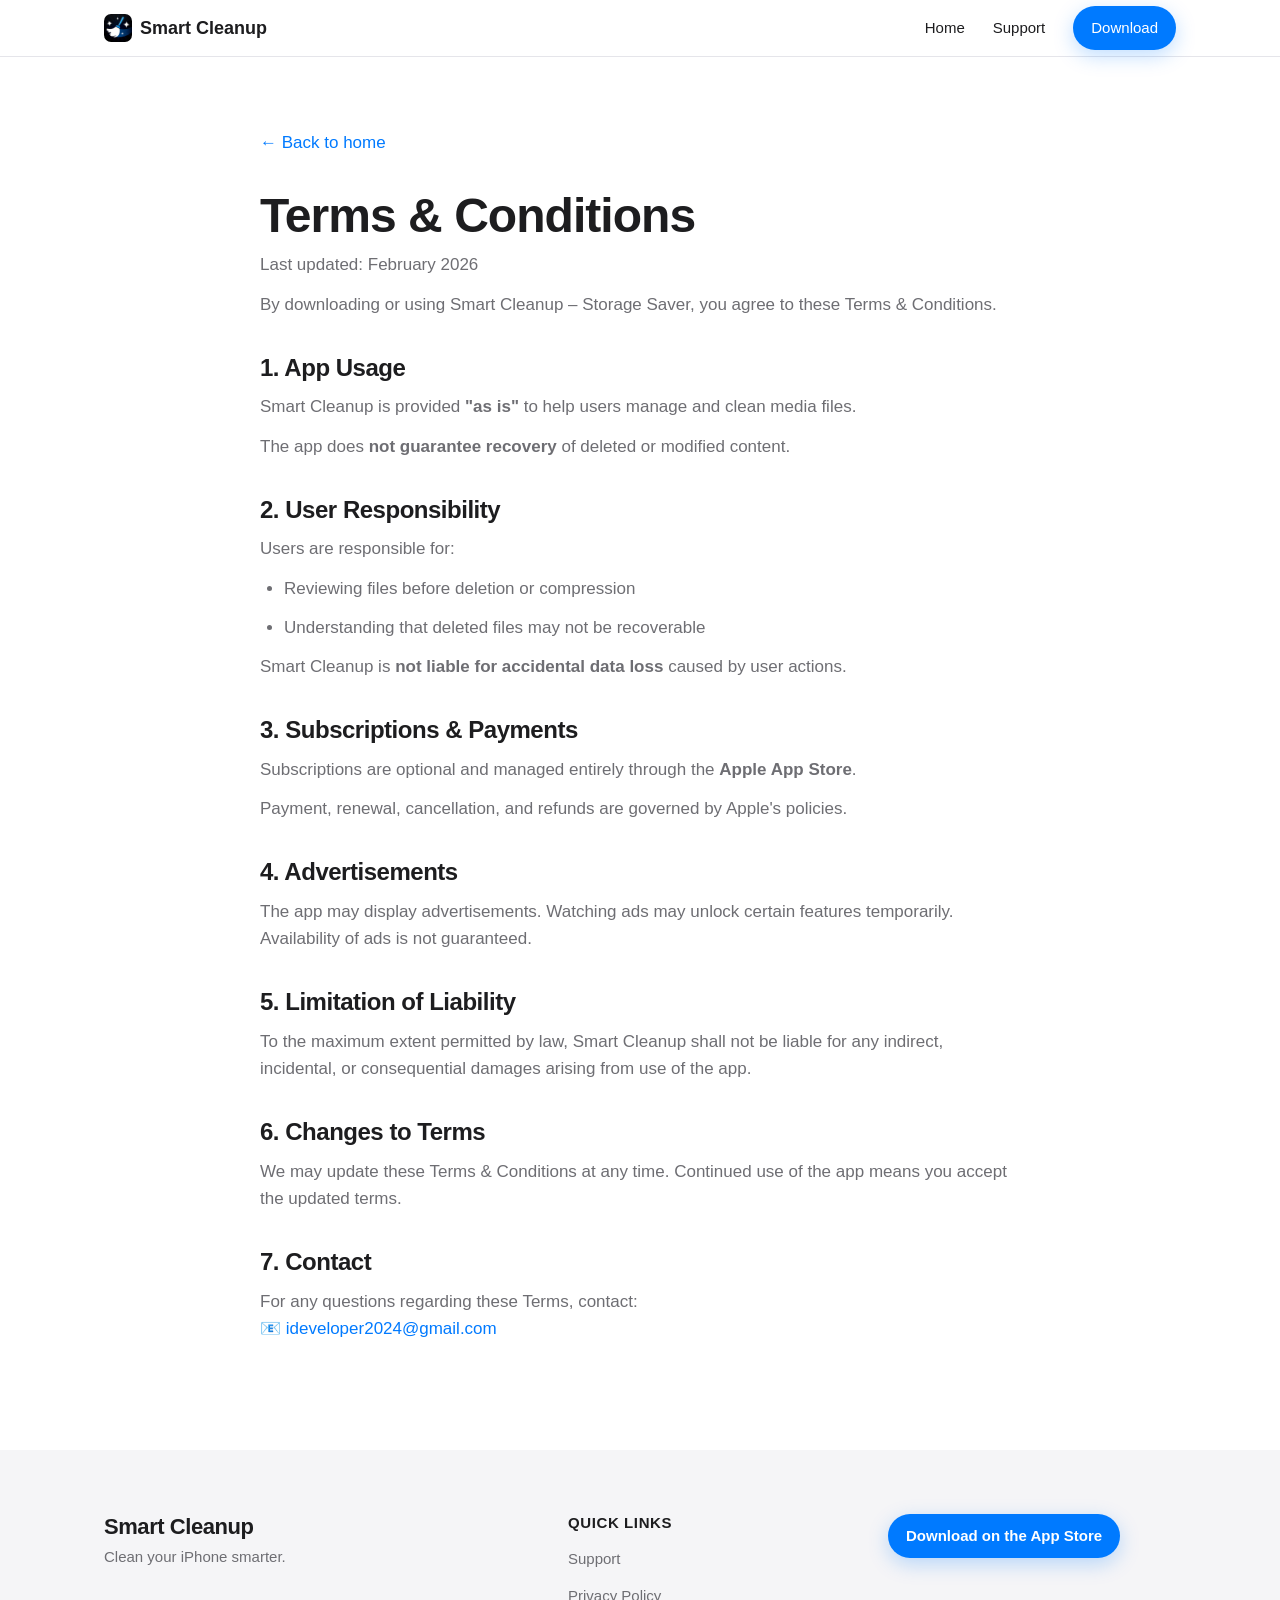
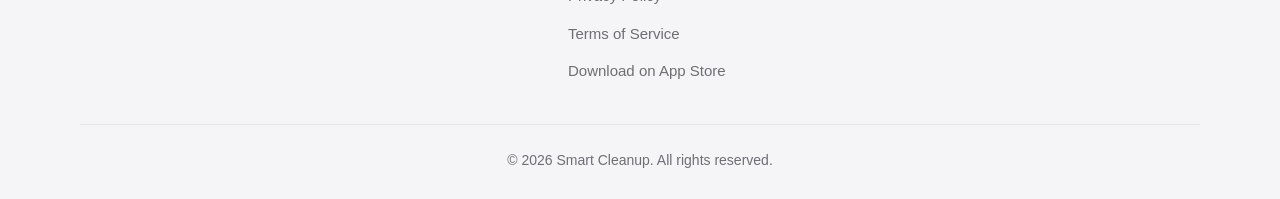
<file: terms-of-service.html>
<!-- Smart Cleanup — Terms & Conditions (mirrors terms-of-service.md) -->
<!DOCTYPE html>
<html lang="en">
<head>
  <meta charset="UTF-8" />
  <meta name="viewport" content="width=device-width, initial-scale=1.0" />
  <title>Terms &amp; Conditions — Smart Cleanup</title>
  <meta name="description" content="Terms & Conditions for Smart Cleanup – Storage Saver, including app usage, subscriptions, advertisements, and liability." />
  <meta name="robots" content="index, follow" />
  <link rel="canonical" href="https://asb2004.github.io/smart-cleanup-legal/terms-of-service.html" />
  <meta property="og:type" content="article" />
  <meta property="og:title" content="Terms & Conditions — Smart Cleanup" />
  <meta property="og:description" content="Terms & Conditions for Smart Cleanup – Storage Saver, including app usage, subscriptions, advertisements, and liability." />
  <meta property="og:url" content="https://asb2004.github.io/smart-cleanup-legal/terms-of-service.html" />
  <meta property="og:image" content="https://asb2004.github.io/smart-cleanup-legal/assets/icons/app-icon.jpg" />
  <link rel="icon" type="image/jpeg" href="assets/icons/favicon.jpg" />
  <link rel="apple-touch-icon" href="assets/icons/favicon.jpg" />
  <link rel="stylesheet" href="css/style.css" />
</head>

<body>
  <!-- HEADER -->
  <header class="site-header">
    <nav class="nav container" aria-label="Primary navigation">
      <a href="index.html" class="nav__brand" aria-label="Smart Cleanup home">
        <img src="assets/icons/app-icon.jpg" alt="Smart Cleanup app icon" class="nav__logo" width="28" height="28" />
        <span>Smart Cleanup</span>
      </a>
      <ul class="nav__menu">
        <li><a href="index.html">Home</a></li>
        <li><a href="support.html">Support</a></li>
        <li><a class="btn btn--primary btn--sm" href="https://apps.apple.com/app/id6758055419" target="_blank" rel="noopener">Download</a></li>
      </ul>
    </nav>
  </header>

  <main class="legal">
    <div class="container">
      <article class="legal__inner">
        <a href="index.html" class="back-link">&larr; Back to home</a>

        <h1 class="legal__title">Terms &amp; Conditions</h1>
        <p class="legal__updated">Last updated: February 2026</p>

        <p>
          By downloading or using Smart Cleanup – Storage Saver, you agree to these Terms &amp;
          Conditions.
        </p>

        <!-- 1. App Usage -->
        <h2>1. App Usage</h2>
        <p>
          Smart Cleanup is provided <strong>"as is"</strong> to help users manage and clean media
          files.
        </p>
        <p>The app does <strong>not guarantee recovery</strong> of deleted or modified content.</p>

        <!-- 2. User Responsibility -->
        <h2>2. User Responsibility</h2>
        <p>Users are responsible for:</p>
        <ul>
          <li>Reviewing files before deletion or compression</li>
          <li>Understanding that deleted files may not be recoverable</li>
        </ul>
        <p>
          Smart Cleanup is <strong>not liable for accidental data loss</strong> caused by user
          actions.
        </p>

        <!-- 3. Subscriptions & Payments -->
        <h2>3. Subscriptions &amp; Payments</h2>
        <p>
          Subscriptions are optional and managed entirely through the
          <strong>Apple App Store</strong>.
        </p>
        <p>Payment, renewal, cancellation, and refunds are governed by Apple's policies.</p>

        <!-- 4. Advertisements -->
        <h2>4. Advertisements</h2>
        <p>
          The app may display advertisements. Watching ads may unlock certain features
          temporarily. Availability of ads is not guaranteed.
        </p>

        <!-- 5. Limitation of Liability -->
        <h2>5. Limitation of Liability</h2>
        <p>
          To the maximum extent permitted by law, Smart Cleanup shall not be liable for any
          indirect, incidental, or consequential damages arising from use of the app.
        </p>

        <!-- 6. Changes to Terms -->
        <h2>6. Changes to Terms</h2>
        <p>
          We may update these Terms &amp; Conditions at any time. Continued use of the app means
          you accept the updated terms.
        </p>

        <!-- 7. Contact -->
        <h2>7. Contact</h2>
        <p>
          For any questions regarding these Terms, contact:<br />
          📧 <a href="mailto:ideveloper2024@gmail.com">ideveloper2024@gmail.com</a>
        </p>
      </article>
    </div>
  </main>

  <!-- FOOTER -->
  <footer class="footer">
    <div class="container footer__grid">
      <div class="footer__brand">
        <h2 class="footer__title">Smart Cleanup</h2>
        <p class="footer__tagline">Clean your iPhone smarter.</p>
      </div>
      <nav class="footer__nav" aria-label="Footer navigation">
        <h3 class="footer__heading">Quick Links</h3>
        <ul>
          <li><a href="support.html">Support</a></li>
          <li><a href="privacy-policy.html">Privacy Policy</a></li>
          <li><a href="terms-of-service.html">Terms of Service</a></li>
          <li><a href="https://apps.apple.com/app/id6758055419" target="_blank" rel="noopener">Download on App Store</a></li>
        </ul>
      </nav>
      <div class="footer__cta">
        <a class="btn btn--primary btn--sm" href="https://apps.apple.com/app/id6758055419" target="_blank" rel="noopener">Download on the App Store</a>
      </div>
    </div>
    <div class="footer__bottom">
      <p>&copy; <span id="year">2026</span> Smart Cleanup. All rights reserved.</p>
    </div>
  </footer>

  <script src="js/script.js"></script>
</body>
</html>
</file>
<file: css/style.css>
/* ============================================================
   Smart Cleanup — Stylesheet
   Apple Human Interface inspired.
   Table of contents:
     1. Design tokens (variables)
     2. Base / reset
     3. Layout helpers
     4. Buttons & badges
     5. Header / navigation
     6. Hero
     7. Sections & headings
     8. About
     9. Feature cards
    10. Timeline (How it works)
    11. Benefits
    12. Hero logo showcase
    13. Call to action
    14. Footer
    15. Legal pages
    16. Animations (reveal on scroll)
    17. Responsive breakpoints
   ============================================================ */

/* ---------- 1. DESIGN TOKENS ---------- */
:root {
  --bg: #ffffff;
  --bg-muted: #f5f5f7;
  --text: #1d1d1f;
  --text-secondary: #6e6e73;
  --primary: #007aff;
  --primary-dark: #0062cc;
  --border: #e5e5ea;

  --radius-sm: 10px;
  --radius: 18px;
  --radius-lg: 28px;

  --shadow-sm: 0 2px 10px rgba(0, 0, 0, 0.05);
  --shadow: 0 8px 30px rgba(0, 0, 0, 0.08);
  --shadow-lg: 0 20px 60px rgba(0, 0, 0, 0.12);

  --container: 1120px;
  --gap: 24px;

  --font: -apple-system, BlinkMacSystemFont, "SF Pro Display", "Segoe UI",
    Roboto, Helvetica, Arial, sans-serif;

  --ease: cubic-bezier(0.4, 0, 0.2, 1);
}

/* ---------- 2. BASE / RESET ---------- */
*,
*::before,
*::after {
  box-sizing: border-box;
  margin: 0;
  padding: 0;
}

html {
  scroll-behavior: smooth;
  -webkit-text-size-adjust: 100%;
}

body {
  font-family: var(--font);
  color: var(--text);
  background: var(--bg);
  line-height: 1.6;
  font-size: 17px;
  -webkit-font-smoothing: antialiased;
  -moz-osx-font-smoothing: grayscale;
}

img {
  max-width: 100%;
  display: block;
}

a {
  color: var(--primary);
  text-decoration: none;
  transition: color 0.2s var(--ease), opacity 0.2s var(--ease);
}

a:hover {
  opacity: 0.85;
}

ul,
ol {
  list-style: none;
}

h1,
h2,
h3 {
  line-height: 1.15;
  letter-spacing: -0.02em;
  font-weight: 700;
}

:focus-visible {
  outline: 3px solid rgba(0, 122, 255, 0.5);
  outline-offset: 3px;
  border-radius: 6px;
}

/* ---------- 3. LAYOUT HELPERS ---------- */
.container {
  width: 100%;
  max-width: var(--container);
  margin: 0 auto;
  padding: 0 24px;
}

.grid {
  display: grid;
  gap: var(--gap);
}

.grid--3 {
  grid-template-columns: repeat(3, 1fr);
}

/* ---------- 4. BUTTONS & BADGES ---------- */
.btn {
  display: inline-flex;
  align-items: center;
  justify-content: center;
  gap: 8px;
  font-weight: 600;
  font-size: 17px;
  padding: 14px 26px;
  border-radius: 980px;
  border: none;
  cursor: pointer;
  transition: transform 0.2s var(--ease), background 0.2s var(--ease),
    box-shadow 0.2s var(--ease);
  white-space: nowrap;
}

.btn--primary {
  background: var(--primary);
  color: #fff;
  box-shadow: 0 6px 20px rgba(0, 122, 255, 0.25);
}

.btn--primary:hover {
  background: var(--primary-dark);
  opacity: 1;
  transform: translateY(-2px);
  box-shadow: 0 10px 26px rgba(0, 122, 255, 0.32);
}

.btn--sm {
  font-size: 15px;
  padding: 10px 18px;
}

.btn--lg {
  font-size: 19px;
  padding: 17px 34px;
}

/* App Store badge placeholder */
.appstore-badge {
  display: inline-flex;
  align-items: center;
  gap: 10px;
  padding: 9px 18px;
  border-radius: 12px;
  background: #000;
  color: #fff;
}

.appstore-badge:hover {
  opacity: 0.9;
}

.appstore-badge__icon {
  width: 22px;
  height: 22px;
  background: #fff;
  -webkit-mask: url("data:image/svg+xml;utf8,<svg xmlns='http://www.w3.org/2000/svg' viewBox='0 0 24 24'><path d='M16.365 1.43c0 1.14-.42 2.2-1.12 3-0.77 0.9-2.03 1.6-3.06 1.52-0.13-1.1 0.42-2.27 1.09-3.02 0.75-0.85 2.07-1.5 3.09-1.5zm3.4 16.2c-0.56 1.28-0.83 1.85-1.55 2.98-1 1.58-2.4 3.55-4.15 3.56-1.55 0.02-1.95-1.01-4.06-1-2.11 0.01-2.55 1.02-4.1 1.01-1.75-0.02-3.08-1.79-4.08-3.37-2.8-4.42-3.1-9.61-1.37-12.37 1.23-1.96 3.17-3.11 5-3.11 1.86 0 3.03 1.02 4.57 1.02 1.49 0 2.4-1.02 4.55-1.02 1.63 0 3.36 0.89 4.59 2.42-4.03 2.21-3.37 7.96 0.6 9.87z'/></svg>") center / contain no-repeat;
  mask: url("data:image/svg+xml;utf8,<svg xmlns='http://www.w3.org/2000/svg' viewBox='0 0 24 24'><path d='M16.365 1.43c0 1.14-.42 2.2-1.12 3-0.77 0.9-2.03 1.6-3.06 1.52-0.13-1.1 0.42-2.27 1.09-3.02 0.75-0.85 2.07-1.5 3.09-1.5zm3.4 16.2c-0.56 1.28-0.83 1.85-1.55 2.98-1 1.58-2.4 3.55-4.15 3.56-1.55 0.02-1.95-1.01-4.06-1-2.11 0.01-2.55 1.02-4.1 1.01-1.75-0.02-3.08-1.79-4.08-3.37-2.8-4.42-3.1-9.61-1.37-12.37 1.23-1.96 3.17-3.11 5-3.11 1.86 0 3.03 1.02 4.57 1.02 1.49 0 2.4-1.02 4.55-1.02 1.63 0 3.36 0.89 4.59 2.42-4.03 2.21-3.37 7.96 0.6 9.87z'/></svg>") center / contain no-repeat;
  flex-shrink: 0;
}

.appstore-badge__text {
  display: flex;
  flex-direction: column;
  line-height: 1.1;
  text-align: left;
}

.appstore-badge__text small {
  font-size: 10px;
  opacity: 0.85;
}

.appstore-badge__text strong {
  font-size: 17px;
  font-weight: 600;
}

/* ---------- 5. HEADER / NAVIGATION ---------- */
.site-header {
  position: sticky;
  top: 0;
  z-index: 100;
  background: rgba(255, 255, 255, 0.8);
  backdrop-filter: saturate(180%) blur(20px);
  -webkit-backdrop-filter: saturate(180%) blur(20px);
  border-bottom: 1px solid var(--border);
}

.nav {
  display: flex;
  align-items: center;
  justify-content: space-between;
  height: 56px;
}

.nav__brand {
  display: flex;
  align-items: center;
  gap: 8px;
  color: var(--text);
  font-weight: 600;
  font-size: 18px;
}

.nav__brand:hover {
  opacity: 1;
}

.nav__logo {
  border-radius: 7px;
}

.nav__menu {
  display: flex;
  align-items: center;
  gap: 28px;
}

.nav__menu a {
  color: var(--text);
  font-size: 15px;
  font-weight: 500;
}

.nav__menu .btn--primary {
  color: #fff;
}

.nav__toggle {
  display: none;
  flex-direction: column;
  gap: 5px;
  background: none;
  border: none;
  cursor: pointer;
  padding: 6px;
}

.nav__toggle span {
  width: 22px;
  height: 2px;
  background: var(--text);
  border-radius: 2px;
  transition: transform 0.3s var(--ease), opacity 0.3s var(--ease);
}

.nav__toggle.is-open span:nth-child(1) {
  transform: translateY(7px) rotate(45deg);
}
.nav__toggle.is-open span:nth-child(2) {
  opacity: 0;
}
.nav__toggle.is-open span:nth-child(3) {
  transform: translateY(-7px) rotate(-45deg);
}

/* ---------- 6. HERO ---------- */
.hero {
  padding: 88px 0 72px;
  background: radial-gradient(
    ellipse at top,
    #f5f8ff 0%,
    var(--bg) 55%
  );
  overflow: hidden;
}

.hero__inner {
  display: grid;
  grid-template-columns: 1.1fr 0.9fr;
  align-items: center;
  gap: 48px;
}

.hero__icon {
  border-radius: 22px;
  box-shadow: var(--shadow);
  margin-bottom: 24px;
}

.hero__title {
  font-size: clamp(44px, 7vw, 76px);
  letter-spacing: -0.03em;
}

.hero__subtitle {
  margin-top: 20px;
  font-size: clamp(18px, 2.4vw, 22px);
  color: var(--text-secondary);
  max-width: 520px;
}

.hero__actions {
  margin-top: 34px;
  display: flex;
  align-items: center;
  gap: 16px;
  flex-wrap: wrap;
}

.hero__visual {
  display: flex;
  justify-content: center;
}

/* ---------- 7. SECTIONS & HEADINGS ---------- */
.section {
  padding: 96px 0;
}

.section--muted {
  background: var(--bg-muted);
}

.section__head {
  text-align: center;
  max-width: 680px;
  margin: 0 auto 56px;
}

.section__title {
  font-size: clamp(30px, 4.5vw, 46px);
}

.section__subtitle {
  margin-top: 16px;
  font-size: clamp(17px, 2vw, 20px);
  color: var(--text-secondary);
}

/* ---------- 8. ABOUT ---------- */
.about__list {
  display: grid;
  grid-template-columns: repeat(4, 1fr);
  gap: 16px;
  max-width: 900px;
  margin: 0 auto;
}

.about__list li {
  background: var(--bg);
  border: 1px solid var(--border);
  border-radius: var(--radius-sm);
  padding: 18px 20px;
  font-weight: 500;
  font-size: 16px;
  box-shadow: var(--shadow-sm);
  transition: transform 0.2s var(--ease), box-shadow 0.2s var(--ease);
}

.about__list li:hover {
  transform: translateY(-3px);
  box-shadow: var(--shadow);
}

/* ---------- 9. FEATURE CARDS ---------- */
.card {
  background: var(--bg);
  border: 1px solid var(--border);
  border-radius: var(--radius);
  padding: 32px 28px;
  box-shadow: var(--shadow-sm);
  transition: transform 0.25s var(--ease), box-shadow 0.25s var(--ease);
}

.card:hover {
  transform: translateY(-6px);
  box-shadow: var(--shadow);
}

.card__icon {
  width: 54px;
  height: 54px;
  border-radius: 14px;
  display: flex;
  align-items: center;
  justify-content: center;
  background: rgba(0, 122, 255, 0.1);
  color: var(--primary);
  margin-bottom: 20px;
}

.card__title {
  font-size: 20px;
  margin-bottom: 8px;
}

.card__text {
  color: var(--text-secondary);
  font-size: 16px;
}

/* ---------- 10. TIMELINE (HOW IT WORKS) ---------- */
.timeline {
  max-width: 640px;
  margin: 0 auto;
  position: relative;
}

.timeline__step {
  display: flex;
  gap: 24px;
  padding-bottom: 40px;
  position: relative;
}

/* Connecting line */
.timeline__step:not(:last-child)::before {
  content: "";
  position: absolute;
  left: 27px;
  top: 56px;
  bottom: 0;
  width: 2px;
  background: linear-gradient(var(--primary), rgba(0, 122, 255, 0.2));
}

.timeline__step:last-child {
  padding-bottom: 0;
}

.timeline__num {
  flex-shrink: 0;
  width: 56px;
  height: 56px;
  border-radius: 50%;
  background: var(--primary);
  color: #fff;
  display: flex;
  align-items: center;
  justify-content: center;
  font-size: 22px;
  font-weight: 700;
  box-shadow: 0 6px 18px rgba(0, 122, 255, 0.3);
  z-index: 1;
}

.timeline__body {
  padding-top: 6px;
}

.timeline__title {
  font-size: 21px;
  margin-bottom: 4px;
}

.timeline__text {
  color: var(--text-secondary);
}

/* ---------- 11. BENEFITS ---------- */
.benefit {
  background: var(--bg-muted);
  border-radius: var(--radius);
  padding: 30px 28px;
  transition: transform 0.25s var(--ease), box-shadow 0.25s var(--ease);
}

.benefit:hover {
  transform: translateY(-4px);
  box-shadow: var(--shadow);
}

.benefit__title {
  font-size: 20px;
  margin-bottom: 8px;
}

.benefit__title::before {
  content: "";
  display: inline-block;
  width: 10px;
  height: 10px;
  border-radius: 50%;
  background: var(--primary);
  margin-right: 10px;
  vertical-align: middle;
}

.benefit__text {
  color: var(--text-secondary);
  font-size: 16px;
}

/* ---------- 12. HERO LOGO SHOWCASE ---------- */
.logo-showcase {
  position: relative;
  display: flex;
  align-items: center;
  justify-content: center;
}

/* Soft glow behind the app icon */
.logo-showcase::before {
  content: "";
  position: absolute;
  width: 78%;
  height: 78%;
  border-radius: 50%;
  background: radial-gradient(
    circle,
    rgba(0, 122, 255, 0.35) 0%,
    rgba(0, 122, 255, 0) 70%
  );
  filter: blur(20px);
  z-index: 0;
}

.logo-showcase__icon {
  position: relative;
  z-index: 1;
  width: 100%;
  max-width: 300px;
  height: auto;
  border-radius: 26%;
  box-shadow: var(--shadow-lg);
  animation: float 6s ease-in-out infinite;
}

@keyframes float {
  0%, 100% { transform: translateY(0); }
  50% { transform: translateY(-14px); }
}

/* ---------- 12b. FAQ (accordion) ---------- */
.faq {
  max-width: 760px;
  margin: 0 auto;
}

.faq__item {
  background: var(--bg);
  border: 1px solid var(--border);
  border-radius: var(--radius-sm);
  padding: 4px 22px;
  margin-bottom: 14px;
  box-shadow: var(--shadow-sm);
  transition: box-shadow 0.2s var(--ease);
}

.faq__item[open] {
  box-shadow: var(--shadow);
}

.faq__q {
  font-size: 18px;
  font-weight: 600;
  color: var(--text);
  padding: 16px 30px 16px 0;
  cursor: pointer;
  list-style: none;
  position: relative;
}

/* Hide default marker */
.faq__q::-webkit-details-marker {
  display: none;
}

/* Custom +/- indicator */
.faq__q::after {
  content: "+";
  position: absolute;
  right: 0;
  top: 50%;
  transform: translateY(-50%);
  font-size: 24px;
  font-weight: 400;
  color: var(--primary);
  transition: transform 0.2s var(--ease);
}

.faq__item[open] .faq__q::after {
  content: "−";
}

.faq__a {
  color: var(--text-secondary);
  font-size: 16px;
  padding: 0 0 18px;
  margin: 0;
}

/* ---------- 13. CALL TO ACTION ---------- */
.cta {
  padding: 100px 0;
  background: linear-gradient(135deg, #007aff, #4aa3ff);
  color: #fff;
  text-align: center;
}

.cta__inner {
  max-width: 640px;
}

.cta__title {
  font-size: clamp(30px, 4.5vw, 46px);
}

.cta__text {
  margin: 18px auto 34px;
  font-size: clamp(17px, 2vw, 20px);
  opacity: 0.92;
}

.cta .btn--primary {
  background: #fff;
  color: var(--primary);
  box-shadow: 0 10px 30px rgba(0, 0, 0, 0.2);
}

.cta .btn--primary:hover {
  background: #f0f0f3;
}

/* ---------- 14. FOOTER ---------- */
.footer {
  background: var(--bg-muted);
  padding: 64px 0 28px;
  color: var(--text-secondary);
}

.footer__grid {
  display: grid;
  grid-template-columns: 1.5fr 1fr 1fr;
  gap: 32px;
  padding-bottom: 40px;
  border-bottom: 1px solid var(--border);
}

.footer__title {
  color: var(--text);
  font-size: 22px;
}

.footer__tagline {
  margin-top: 6px;
  font-size: 15px;
}

.footer__heading {
  color: var(--text);
  font-size: 15px;
  text-transform: uppercase;
  letter-spacing: 0.04em;
  margin-bottom: 14px;
}

.footer__nav ul {
  display: flex;
  flex-direction: column;
  gap: 10px;
}

.footer__nav a {
  color: var(--text-secondary);
  font-size: 15px;
}

.footer__nav a:hover {
  color: var(--primary);
}

.footer__cta {
  display: flex;
  align-items: flex-start;
}

.footer__bottom {
  text-align: center;
  padding-top: 24px;
  font-size: 14px;
}

/* ---------- 15. LEGAL PAGES ---------- */
.legal {
  padding: 72px 0 96px;
}

.legal__inner {
  max-width: 760px;
  margin: 0 auto;
}

.legal__title {
  font-size: clamp(32px, 5vw, 48px);
  margin-bottom: 8px;
}

.legal__updated {
  color: var(--text-secondary);
  font-size: 15px;
  margin-bottom: 40px;
}

.legal h2 {
  font-size: 24px;
  margin: 36px 0 12px;
}

.legal h3 {
  font-size: 19px;
  color: var(--text);
  margin: 24px 0 8px;
}

.legal p,
.legal li {
  color: var(--text-secondary);
  font-size: 17px;
  margin-bottom: 12px;
}

/* Inline CTA button inside legal/support content keeps its own colors */
.legal .btn {
  color: #fff;
  margin-top: 8px;
}

.legal ul {
  list-style: disc;
  padding-left: 24px;
}

.legal a {
  font-weight: 500;
}

.back-link {
  display: inline-flex;
  align-items: center;
  gap: 6px;
  margin-bottom: 32px;
  font-weight: 500;
}

/* ---------- 16. ANIMATIONS (reveal on scroll) ---------- */
.reveal {
  opacity: 0;
  transform: translateY(24px);
  transition: opacity 0.6s var(--ease), transform 0.6s var(--ease);
  will-change: opacity, transform;
}

.reveal.is-visible {
  opacity: 1;
  transform: none;
}

/* Respect reduced-motion preference */
@media (prefers-reduced-motion: reduce) {
  html {
    scroll-behavior: auto;
  }
  .reveal {
    opacity: 1;
    transform: none;
    transition: none;
  }
  .logo-showcase__icon {
    animation: none;
  }
}

/* ---------- 17. RESPONSIVE BREAKPOINTS ---------- */

/* Tablet */
@media (max-width: 900px) {
  .hero {
    padding: 64px 0 56px;
  }
  .hero__inner {
    grid-template-columns: 1fr;
    text-align: center;
    gap: 40px;
  }
  /* The big logo showcase already sits on top when stacked,
     so hide the small hero icon to avoid showing the logo twice. */
  .hero__icon {
    display: none;
  }
  .hero__subtitle {
    margin-left: auto;
    margin-right: auto;
  }
  .hero__actions {
    justify-content: center;
  }
  .hero__visual {
    order: -1;
  }

  .grid--3 {
    grid-template-columns: repeat(2, 1fr);
  }
  .about__list {
    grid-template-columns: repeat(2, 1fr);
  }
  .logo-showcase__icon {
    max-width: 100px;
  }
  .footer__grid {
    grid-template-columns: 1fr 1fr;
  }
  .footer__cta {
    grid-column: 1 / -1;
  }
}

/* Mobile */
@media (max-width: 620px) {
  body {
    font-size: 16px;
  }
  .section {
    padding: 64px 0;
  }

  /* Collapsible mobile menu */
  .nav__toggle {
    display: flex;
  }
  .nav__menu {
    position: absolute;
    top: 56px;
    left: 0;
    right: 0;
    flex-direction: column;
    align-items: stretch;
    gap: 4px;
    background: rgba(255, 255, 255, 0.98);
    backdrop-filter: blur(20px);
    -webkit-backdrop-filter: blur(20px);
    border-bottom: 1px solid var(--border);
    padding: 12px 24px 20px;
    transform: translateY(-12px);
    opacity: 0;
    pointer-events: none;
    transition: transform 0.25s var(--ease), opacity 0.25s var(--ease);
  }
  .nav__menu.is-open {
    transform: none;
    opacity: 1;
    pointer-events: auto;
  }
  .nav__menu li {
    padding: 6px 0;
  }
  .nav__menu .btn--primary {
    width: 100%;
    margin-top: 6px;
  }

  .grid--3 {
    grid-template-columns: 1fr;
  }
  .about__list {
    grid-template-columns: 1fr 1fr;
  }
  .footer__grid {
    grid-template-columns: 1fr;
    text-align: center;
  }
  .footer__nav ul {
    align-items: center;
  }
  .footer__cta {
    justify-content: center;
  }
  .hero__actions {
    flex-direction: column;
    align-items: stretch;
  }
  .hero__actions .btn,
  .hero__actions .appstore-badge {
    width: 100%;
    justify-content: center;
  }
}
</file>
